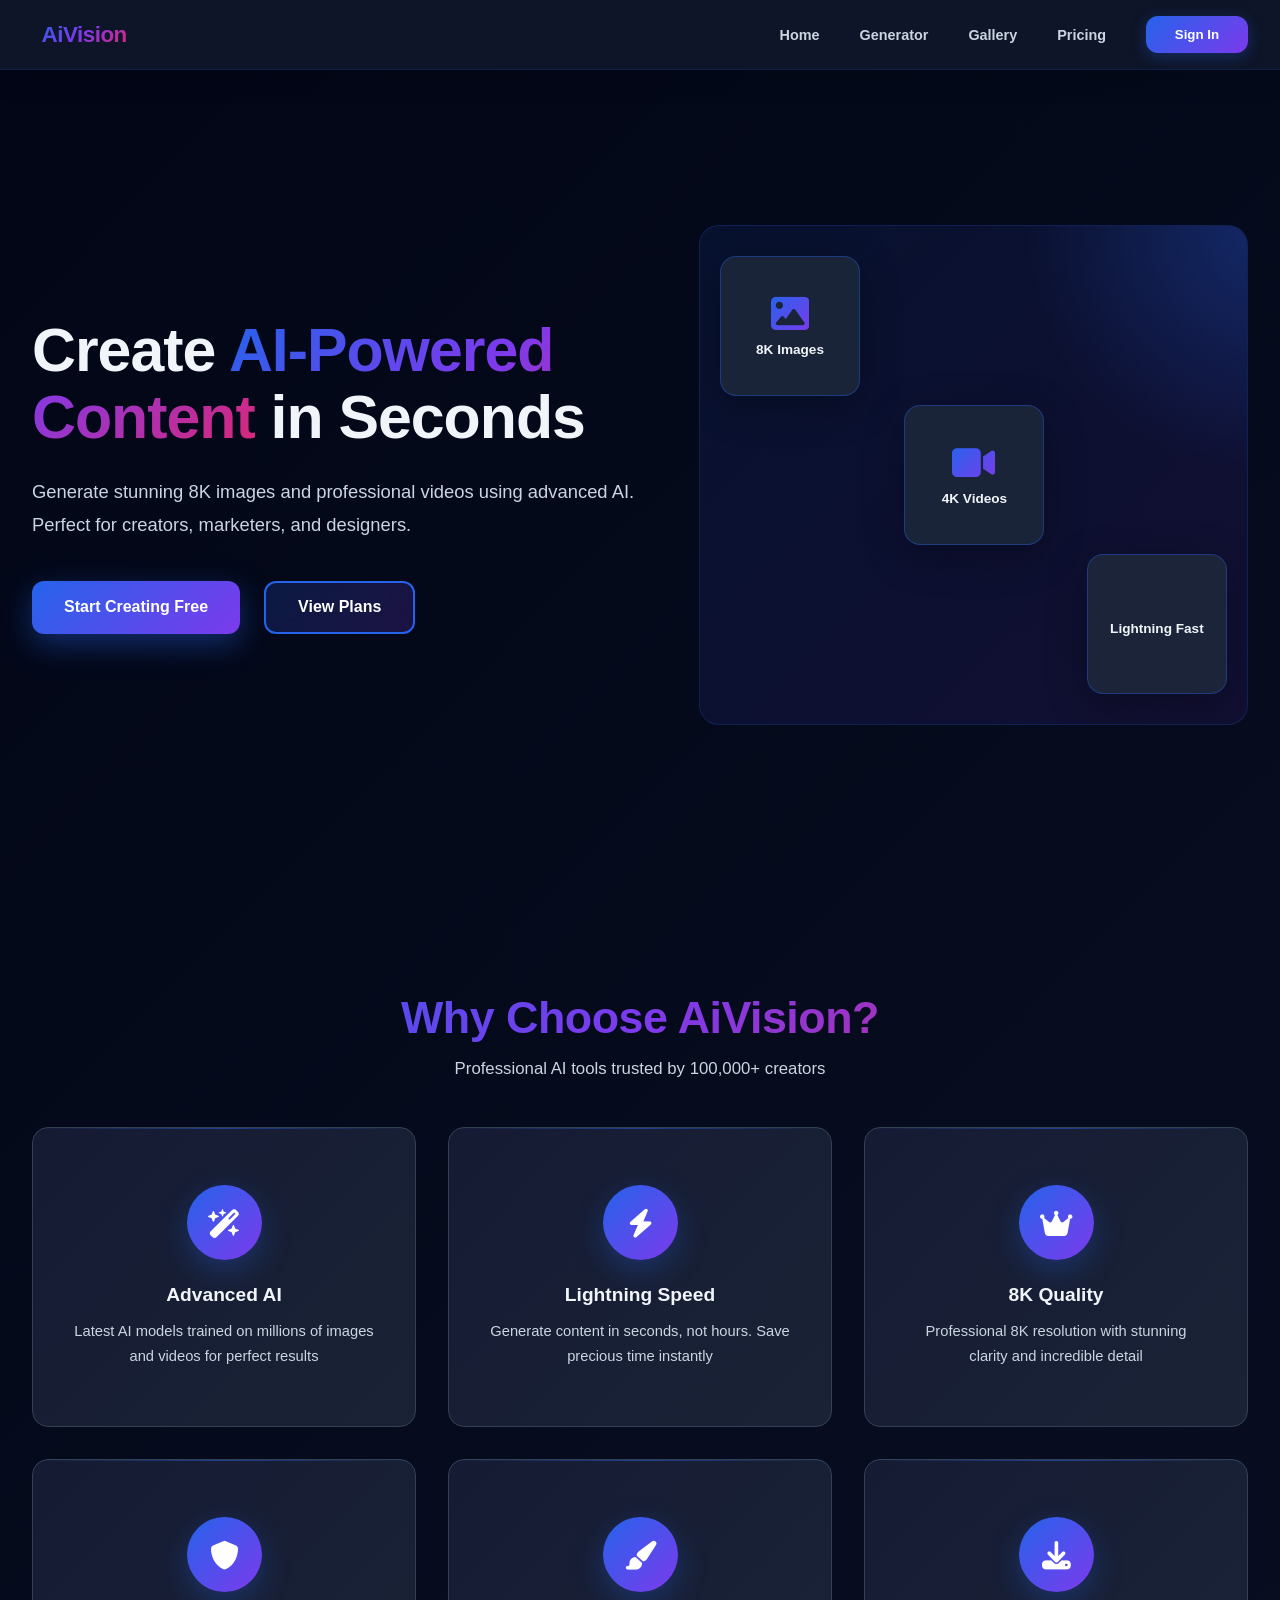
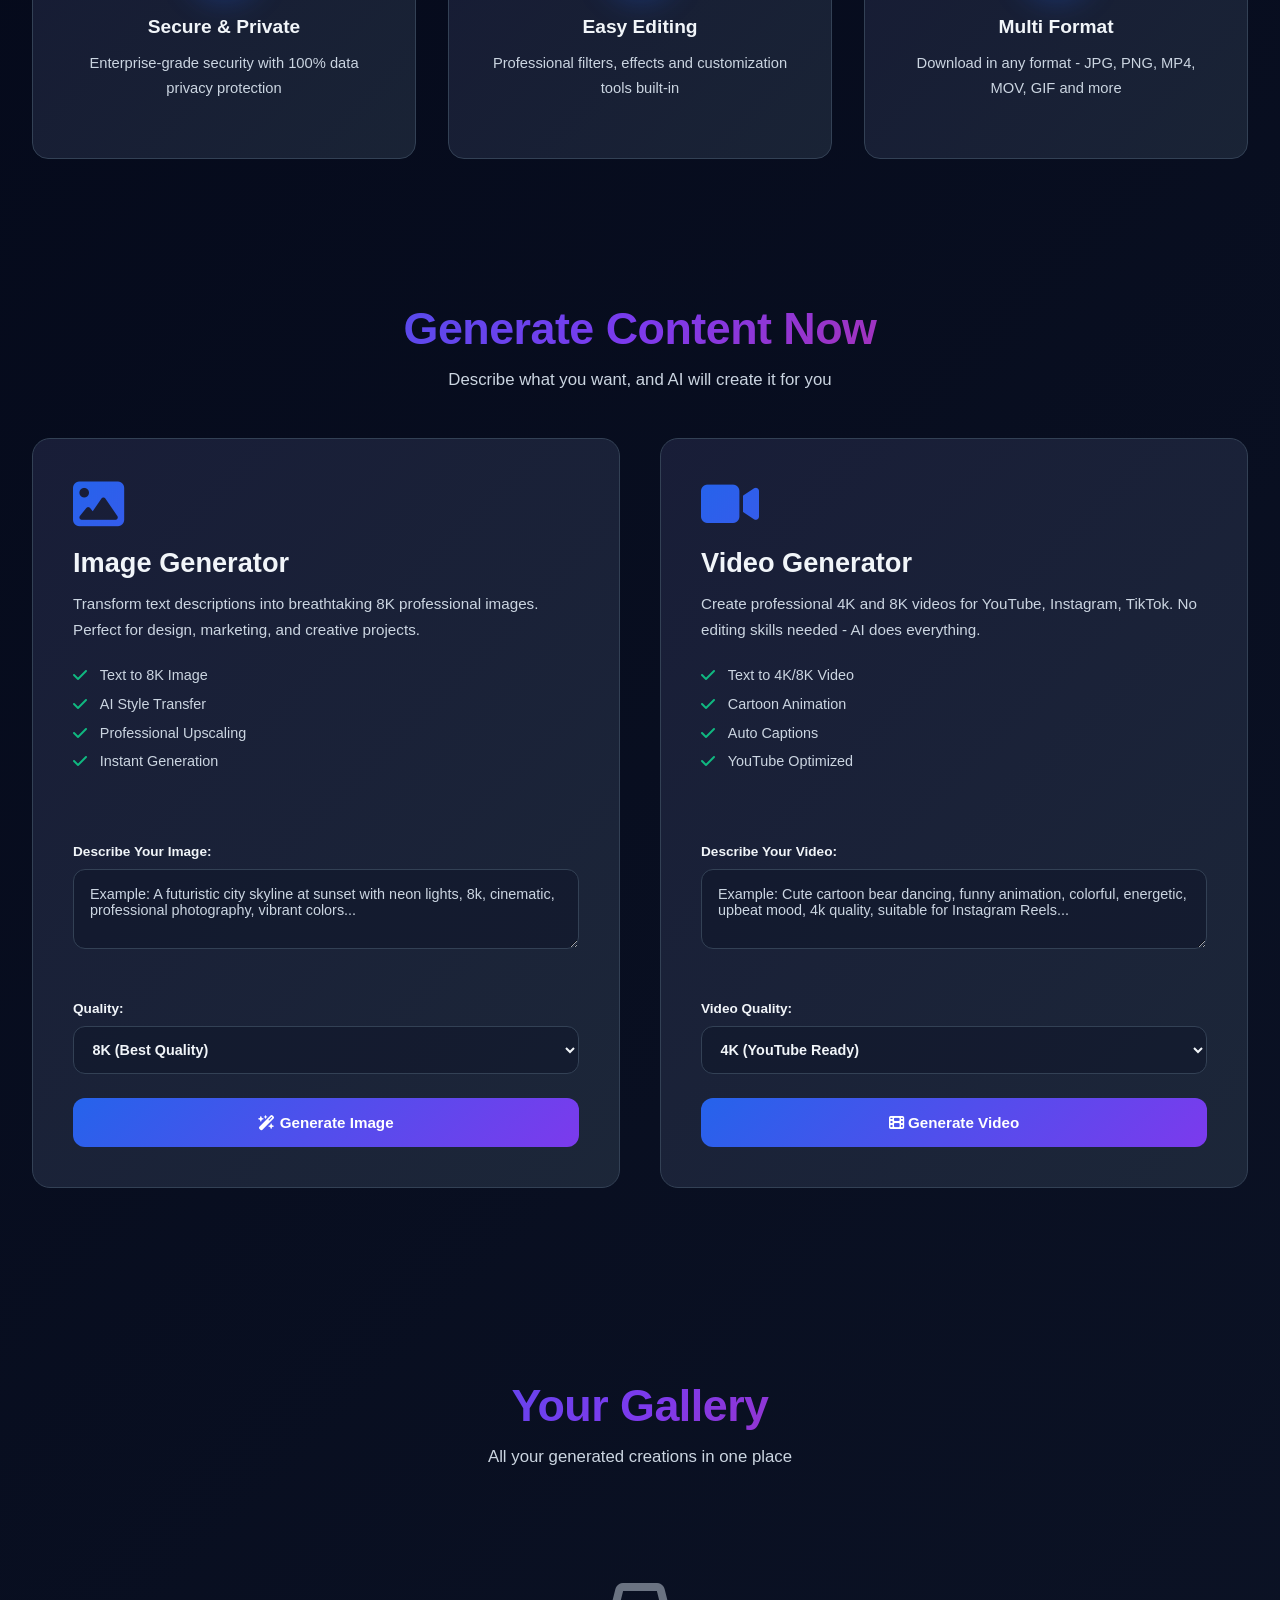
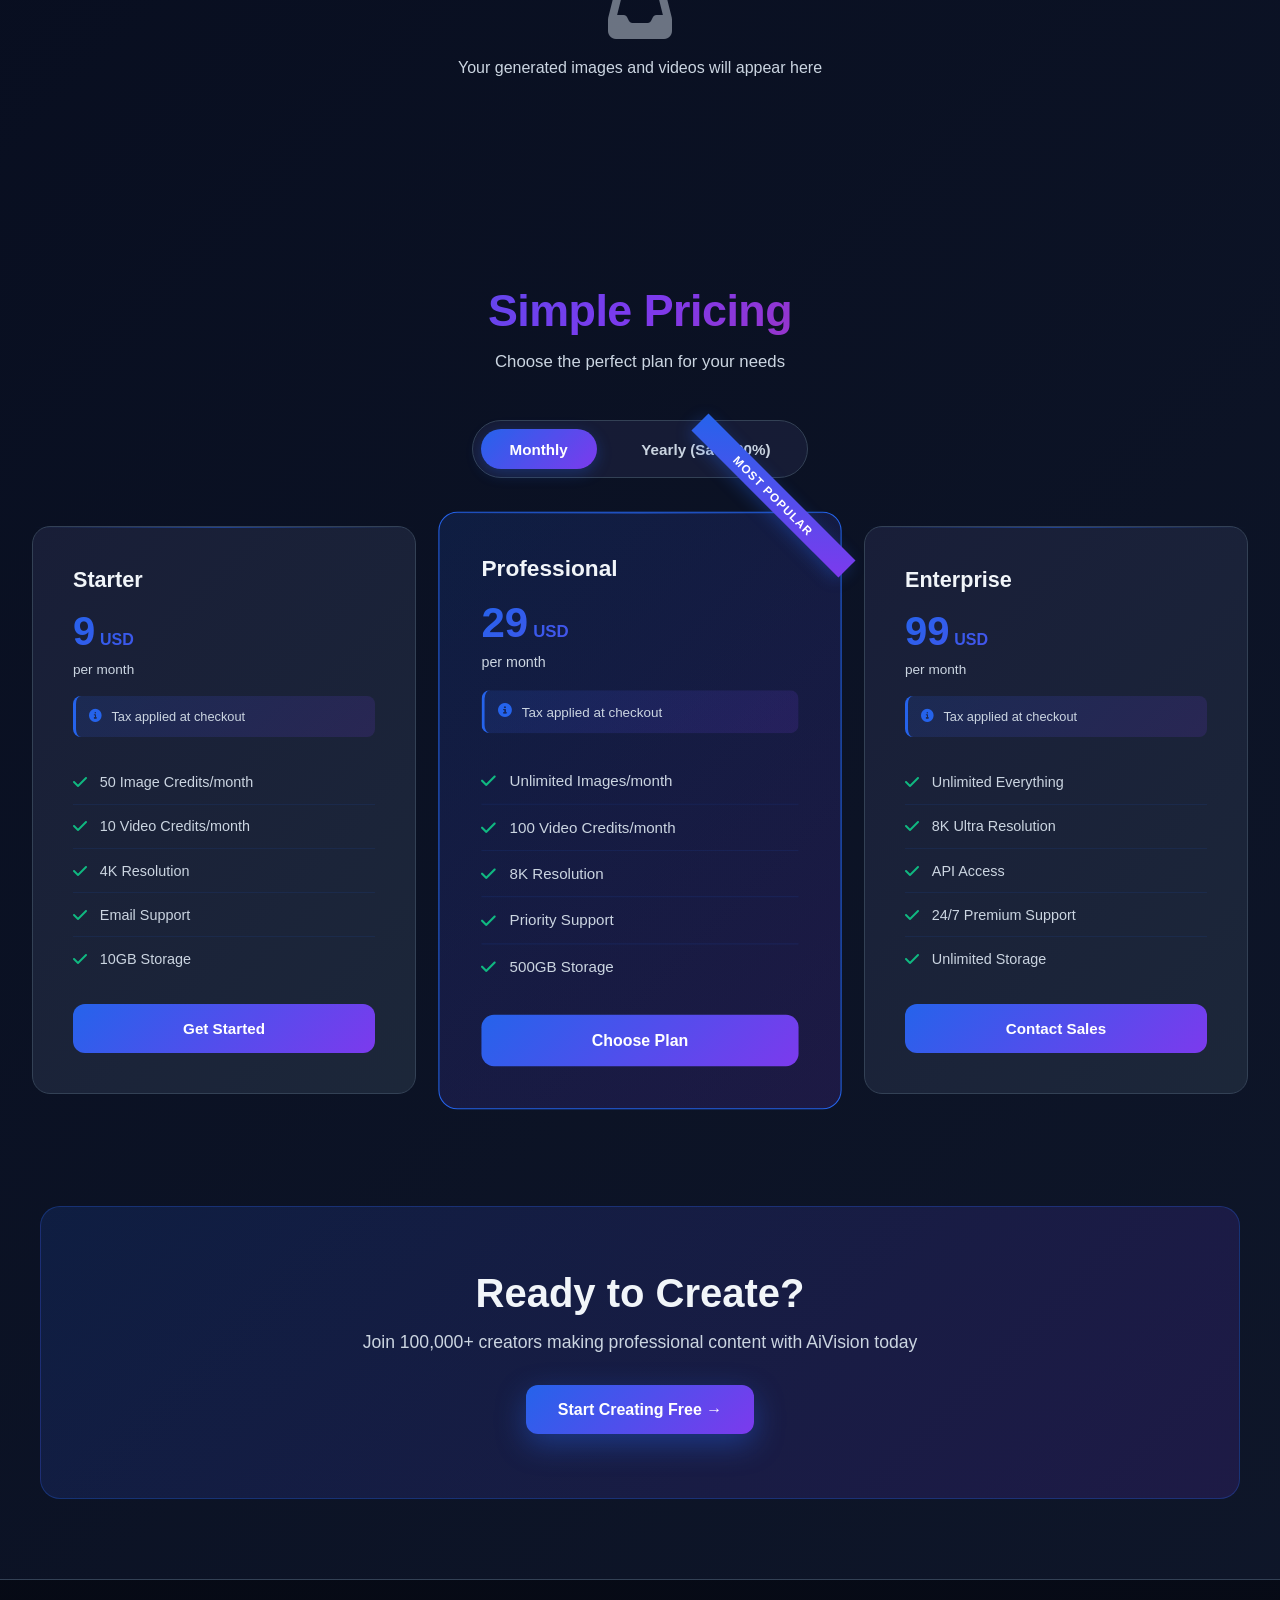
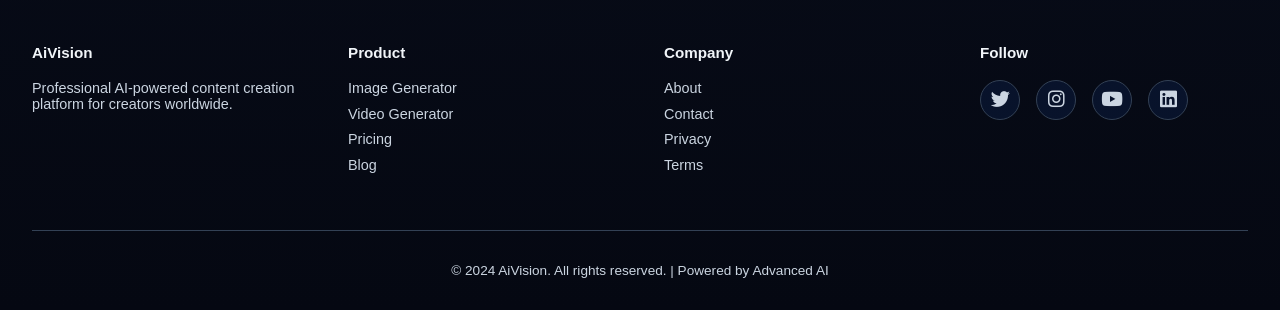
<file: index.html>
<!DOCTYPE html>
<html lang="en">
<head>
    <meta charset="UTF-8">
    <meta name="viewport" content="width=device-width, initial-scale=1.0">
    <title>AiVision - Professional AI Content Creator</title>
    <link rel="stylesheet" href="https://cdnjs.cloudflare.com/ajax/libs/font-awesome/6.4.0/css/all.min.css">
    <style>
        * {
            margin: 0;
            padding: 0;
            box-sizing: border-box;
        }

        :root {
            --primary: #2563eb;
            --secondary: #7c3aed;
            --accent: #db2777;
            --dark: #0f172a;
            --darker: #020617;
            --card: #1e293b;
            --border: #334155;
            --text-light: #f1f5f9;
            --text-muted: #cbd5e1;
            --success: #10b981;
        }

        html {
            scroll-behavior: smooth;
        }

        body {
            font-family: '-apple-system', 'BlinkMacSystemFont', 'Segoe UI', 'Roboto', 'Helvetica', 'Arial', sans-serif;
            background: linear-gradient(135deg, #020617 0%, #0f172a 100%);
            color: var(--text-light);
            overflow-x: hidden;
        }

        ::-webkit-scrollbar {
            width: 8px;
        }

        ::-webkit-scrollbar-track {
            background: rgba(26, 31, 58, 0.5);
        }

        ::-webkit-scrollbar-thumb {
            background: linear-gradient(180deg, var(--primary), var(--secondary));
            border-radius: 10px;
        }

        /* ===== NAVBAR ===== */
        .navbar {
            background: rgba(15, 23, 42, 0.95);
            backdrop-filter: blur(20px);
            position: sticky;
            top: 0;
            z-index: 1000;
            border-bottom: 1px solid rgba(37, 99, 235, 0.15);
            padding: 1rem 2rem;
            box-shadow: 0 4px 30px rgba(0, 0, 0, 0.2);
        }

        .nav-container {
            max-width: 1600px;
            margin: 0 auto;
            display: flex;
            justify-content: space-between;
            align-items: center;
        }

        .brand {
            font-size: 1.4rem;
            font-weight: 800;
            background: linear-gradient(135deg, #2563eb, #7c3aed, #db2777);
            -webkit-background-clip: text;
            -webkit-text-fill-color: transparent;
            display: flex;
            align-items: center;
            gap: 0.6rem;
            letter-spacing: -0.5px;
        }

        .nav-menu {
            display: flex;
            list-style: none;
            gap: 2.5rem;
            align-items: center;
        }

        .nav-menu a {
            color: var(--text-muted);
            text-decoration: none;
            font-size: 0.9rem;
            font-weight: 600;
            transition: all 0.3s ease;
            position: relative;
        }

        .nav-menu a:hover {
            color: var(--primary);
        }

        .nav-menu a::after {
            content: '';
            position: absolute;
            bottom: -6px;
            left: 0;
            width: 0;
            height: 2px;
            background: linear-gradient(90deg, var(--primary), var(--secondary));
            transition: width 0.3s ease;
        }

        .nav-menu a:hover::after {
            width: 100%;
        }

        .login-btn {
            background: linear-gradient(135deg, var(--primary), var(--secondary));
            color: white;
            padding: 0.7rem 1.8rem;
            border-radius: 12px;
            border: none;
            font-weight: 700;
            cursor: pointer;
            box-shadow: 0 4px 15px rgba(37, 99, 235, 0.3);
            transition: all 0.3s ease;
        }

        .login-btn:hover {
            transform: translateY(-2px);
            box-shadow: 0 8px 25px rgba(37, 99, 235, 0.5);
        }

        /* ===== HERO ===== */
        .hero {
            max-width: 1600px;
            margin: 0 auto;
            padding: 5rem 2rem;
            display: grid;
            grid-template-columns: 1.1fr 1fr;
            gap: 4rem;
            align-items: center;
            min-height: 90vh;
        }

        .hero-content h1 {
            font-size: 3.8rem;
            font-weight: 900;
            line-height: 1.1;
            margin-bottom: 1.5rem;
            letter-spacing: -1px;
        }

        .gradient-text {
            background: linear-gradient(135deg, #2563eb, #7c3aed, #db2777);
            -webkit-background-clip: text;
            -webkit-text-fill-color: transparent;
        }

        .hero-content p {
            font-size: 1.15rem;
            color: var(--text-muted);
            margin-bottom: 2.5rem;
            line-height: 1.8;
        }

        .btn-group {
            display: flex;
            gap: 1.5rem;
        }

        .btn-liquid {
            padding: 0.95rem 2rem;
            border-radius: 12px;
            font-weight: 700;
            font-size: 1rem;
            cursor: pointer;
            border: none;
            transition: all 0.4s cubic-bezier(0.175, 0.885, 0.32, 1.275);
            text-decoration: none;
            display: inline-block;
            position: relative;
            overflow: hidden;
        }

        .btn-primary {
            background: linear-gradient(135deg, var(--primary), var(--secondary));
            color: white;
            box-shadow: 0 10px 30px rgba(37, 99, 235, 0.4);
        }

        .btn-primary::before {
            content: '';
            position: absolute;
            top: -50%;
            left: -50%;
            width: 200%;
            height: 200%;
            background: radial-gradient(circle, rgba(255,255,255,0.3), transparent);
            opacity: 0;
            transition: all 0.5s ease;
        }

        .btn-primary:hover {
            transform: translateY(-3px);
            box-shadow: 0 15px 45px rgba(37, 99, 235, 0.6);
        }

        .btn-primary:active {
            transform: translateY(-1px);
        }

        .btn-secondary {
            background: linear-gradient(135deg, rgba(37, 99, 235, 0.2), rgba(124, 58, 237, 0.2));
            color: white;
            border: 2px solid var(--primary);
            backdrop-filter: blur(10px);
        }

        .btn-secondary:hover {
            background: linear-gradient(135deg, rgba(37, 99, 235, 0.3), rgba(124, 58, 237, 0.3));
            transform: translateY(-3px);
            box-shadow: 0 10px 30px rgba(37, 99, 235, 0.3);
        }

        .hero-visual {
            position: relative;
            height: 500px;
            background: linear-gradient(135deg, rgba(37, 99, 235, 0.1), rgba(124, 58, 237, 0.1));
            border-radius: 20px;
            border: 1px solid rgba(37, 99, 235, 0.2);
            overflow: hidden;
            display: flex;
            align-items: center;
            justify-content: center;
        }

        .hero-visual::before {
            content: '';
            position: absolute;
            top: -50%;
            right: -50%;
            width: 500px;
            height: 500px;
            background: radial-gradient(circle, rgba(37, 99, 235, 0.3) 0%, transparent 70%);
            animation: blur-rotate 8s linear infinite;
        }

        @keyframes blur-rotate {
            0% { transform: rotate(0deg) translate(0, 0); }
            50% { transform: rotate(180deg) translate(30px, 30px); }
            100% { transform: rotate(360deg) translate(0, 0); }
        }

        .float-cards {
            position: relative;
            z-index: 2;
            width: 100%;
            height: 100%;
            display: flex;
            align-items: center;
            justify-content: center;
        }

        .float-card {
            position: absolute;
            width: 140px;
            height: 140px;
            background: rgba(30, 41, 59, 0.85);
            backdrop-filter: blur(15px);
            border: 1px solid rgba(37, 99, 235, 0.4);
            border-radius: 16px;
            display: flex;
            flex-direction: column;
            align-items: center;
            justify-content: center;
            text-align: center;
            animation: float-smooth 4s ease-in-out infinite;
            box-shadow: 0 10px 40px rgba(0, 0, 0, 0.3);
        }

        .float-card:nth-child(1) {
            top: 30px;
            left: 20px;
        }

        .float-card:nth-child(2) {
            top: 50%;
            left: 50%;
            transform: translate(-50%, -50%);
            animation-delay: 0s;
        }

        .float-card:nth-child(3) {
            bottom: 30px;
            right: 20px;
            animation-delay: 0s;
        }

        @keyframes float-smooth {
            0%, 100% { transform: translateY(0px) rotate(0deg); }
            25% { transform: translateY(-20px) rotate(2deg); }
            50% { transform: translateY(-10px) rotate(0deg); }
            75% { transform: translateY(-18px) rotate(-2deg); }
        }

        .float-card i {
            font-size: 2.4rem;
            background: linear-gradient(135deg, var(--primary), var(--secondary));
            -webkit-background-clip: text;
            -webkit-text-fill-color: transparent;
            margin-bottom: 0.6rem;
        }

        .float-card p {
            font-size: 0.85rem;
            font-weight: 700;
            color: var(--text-light);
        }

        /* ===== FEATURES ===== */
        .features {
            max-width: 1600px;
            margin: 5rem auto;
            padding: 2rem;
        }

        .section-title {
            font-size: 2.8rem;
            font-weight: 900;
            text-align: center;
            margin-bottom: 1rem;
            background: linear-gradient(135deg, var(--primary), var(--secondary), var(--accent));
            -webkit-background-clip: text;
            -webkit-text-fill-color: transparent;
            letter-spacing: -0.5px;
        }

        .section-subtitle {
            text-align: center;
            color: var(--text-muted);
            font-size: 1.05rem;
            margin-bottom: 3rem;
        }

        .features-grid {
            display: grid;
            grid-template-columns: repeat(auto-fit, minmax(300px, 1fr));
            gap: 2rem;
        }

        .feature-card {
            background: linear-gradient(135deg, rgba(26, 31, 58, 0.8), rgba(30, 41, 59, 0.8));
            border: 1px solid var(--border);
            padding: 2.5rem;
            border-radius: 16px;
            transition: all 0.4s ease;
            text-align: center;
            min-height: 300px;
            display: flex;
            flex-direction: column;
            align-items: center;
            justify-content: center;
        }

        .feature-card::before {
            content: '';
            position: absolute;
            top: 0;
            left: 0;
            right: 0;
            height: 1px;
            background: linear-gradient(90deg, transparent, rgba(37, 99, 235, 0.5), transparent);
        }

        .feature-card {
            position: relative;
        }

        .feature-card:hover {
            border-color: var(--primary);
            background: linear-gradient(135deg, rgba(37, 99, 235, 0.1), rgba(124, 58, 237, 0.1));
            transform: translateY(-10px);
            box-shadow: 0 20px 50px rgba(37, 99, 235, 0.15);
        }

        .feature-icon {
            width: 75px;
            height: 75px;
            background: linear-gradient(135deg, var(--primary), var(--secondary));
            border-radius: 50%;
            display: flex;
            align-items: center;
            justify-content: center;
            font-size: 1.8rem;
            color: white;
            margin-bottom: 1.5rem;
            box-shadow: 0 10px 30px rgba(37, 99, 235, 0.3);
        }

        .feature-card h3 {
            font-size: 1.2rem;
            margin-bottom: 0.8rem;
            font-weight: 800;
        }

        .feature-card p {
            font-size: 0.92rem;
            color: var(--text-muted);
            line-height: 1.7;
        }

        /* ===== GENERATOR ===== */
        .generator {
            max-width: 1600px;
            margin: 5rem auto;
            padding: 2rem;
        }

        .generator-grid {
            display: grid;
            grid-template-columns: repeat(auto-fit, minmax(360px, 1fr));
            gap: 2.5rem;
            margin-bottom: 3rem;
        }

        .gen-card {
            background: linear-gradient(135deg, rgba(26, 31, 58, 0.9), rgba(30, 41, 59, 0.9));
            border: 1px solid var(--border);
            border-radius: 18px;
            padding: 2.5rem;
            transition: all 0.4s ease;
            min-height: 750px;
            display: flex;
            flex-direction: column;
            position: relative;
            overflow: hidden;
        }

        .gen-card::before {
            content: '';
            position: absolute;
            top: -50%;
            right: -50%;
            width: 500px;
            height: 500px;
            background: radial-gradient(circle, rgba(37, 99, 235, 0.1) 0%, transparent 70%);
            opacity: 0;
            transition: opacity 0.4s ease;
        }

        .gen-card:hover {
            border-color: var(--primary);
            background: linear-gradient(135deg, rgba(37, 99, 235, 0.15), rgba(124, 58, 237, 0.15));
            transform: translateY(-12px);
            box-shadow: 0 25px 60px rgba(37, 99, 235, 0.2);
        }

        .gen-card:hover::before {
            opacity: 1;
        }

        .gen-icon {
            font-size: 3.2rem;
            background: linear-gradient(135deg, var(--primary), var(--secondary));
            -webkit-background-clip: text;
            -webkit-text-fill-color: transparent;
            margin-bottom: 1rem;
            position: relative;
            z-index: 2;
        }

        .gen-card h3 {
            font-size: 1.7rem;
            margin-bottom: 0.8rem;
            font-weight: 800;
            position: relative;
            z-index: 2;
        }

        .gen-card > p {
            color: var(--text-muted);
            font-size: 0.95rem;
            line-height: 1.7;
            margin-bottom: 1.5rem;
            position: relative;
            z-index: 2;
        }

        .gen-features {
            flex: 1;
            display: flex;
            flex-direction: column;
            gap: 0.8rem;
            margin-bottom: 1.5rem;
            position: relative;
            z-index: 2;
        }

        .gen-feature {
            display: flex;
            align-items: center;
            gap: 0.8rem;
            font-size: 0.9rem;
            color: var(--text-muted);
        }

        .gen-feature i {
            color: var(--success);
            font-size: 1rem;
        }

        .prompt-group {
            margin: 1.5rem 0;
            position: relative;
            z-index: 2;
        }

        .prompt-label {
            font-size: 0.85rem;
            font-weight: 700;
            color: var(--text-light);
            margin-bottom: 0.6rem;
            display: block;
        }

        .prompt-input {
            width: 100%;
            padding: 1rem;
            background: rgba(15, 23, 42, 0.6);
            border: 1px solid var(--border);
            border-radius: 12px;
            color: var(--text-light);
            font-size: 0.9rem;
            font-family: inherit;
            transition: all 0.3s ease;
            resize: vertical;
            min-height: 80px;
        }

        .prompt-input::placeholder {
            color: var(--text-muted);
        }

        .prompt-input:focus {
            outline: none;
            border-color: var(--primary);
            background: rgba(15, 23, 42, 0.9);
            box-shadow: 0 0 20px rgba(37, 99, 235, 0.2);
        }

        .quality-select {
            width: 100%;
            padding: 0.9rem;
            background: rgba(15, 23, 42, 0.6);
            border: 1px solid var(--border);
            border-radius: 12px;
            color: var(--text-light);
            font-size: 0.9rem;
            font-weight: 600;
            cursor: pointer;
            transition: all 0.3s ease;
        }

        .quality-select:focus {
            outline: none;
            border-color: var(--primary);
            box-shadow: 0 0 20px rgba(37, 99, 235, 0.2);
        }

        .gen-btn {
            width: 100%;
            padding: 1rem;
            background: linear-gradient(135deg, var(--primary), var(--secondary));
            color: white;
            border: none;
            border-radius: 12px;
            font-weight: 700;
            cursor: pointer;
            transition: all 0.4s ease;
            font-size: 0.95rem;
            position: relative;
            z-index: 2;
            overflow: hidden;
        }

        .gen-btn::after {
            content: '';
            position: absolute;
            top: 0;
            left: -100%;
            width: 100%;
            height: 100%;
            background: linear-gradient(90deg, transparent, rgba(255,255,255,0.2), transparent);
            transition: left 0.5s ease;
        }

        .gen-btn:hover::after {
            left: 100%;
        }

        .gen-btn:hover {
            transform: translateY(-2px);
            box-shadow: 0 12px 35px rgba(37, 99, 235, 0.4);
        }

        .gen-btn:active {
            transform: translateY(0px);
        }

        .gen-btn:disabled {
            opacity: 0.6;
            cursor: not-allowed;
        }

        /* ===== GALLERY ===== */
        .gallery {
            max-width: 1600px;
            margin: 5rem auto;
            padding: 2rem;
        }

        .gallery-grid {
            display: grid;
            grid-template-columns: repeat(auto-fill, minmax(260px, 1fr));
            gap: 1.5rem;
            margin-top: 2rem;
        }

        .gallery-item {
            background: linear-gradient(135deg, rgba(26, 31, 58, 0.8), rgba(30, 41, 59, 0.8));
            border: 1px solid var(--border);
            border-radius: 14px;
            overflow: hidden;
            transition: all 0.4s ease;
        }

        .gallery-item:hover {
            border-color: var(--primary);
            transform: scale(1.05);
            box-shadow: 0 15px 40px rgba(37, 99, 235, 0.2);
        }

        .gallery-preview {
            width: 100%;
            height: 200px;
            background: linear-gradient(135deg, rgba(37, 99, 235, 0.15), rgba(124, 58, 237, 0.15));
            display: flex;
            align-items: center;
            justify-content: center;
            font-size: 2.5rem;
            color: var(--text-muted);
        }

        .gallery-preview img {
            width: 100%;
            height: 100%;
            object-fit: cover;
        }

        .gallery-info {
            padding: 1.2rem;
        }

        .gallery-info h4 {
            font-size: 0.92rem;
            margin-bottom: 0.3rem;
            font-weight: 700;
            white-space: nowrap;
            overflow: hidden;
            text-overflow: ellipsis;
        }

        .gallery-info p {
            font-size: 0.8rem;
            color: var(--text-muted);
            margin-bottom: 0.8rem;
        }

        .gallery-actions {
            display: flex;
            gap: 0.5rem;
        }

        .gallery-btn {
            flex: 1;
            padding: 0.55rem;
            background: rgba(37, 99, 235, 0.15);
            border: 1px solid var(--primary);
            color: var(--primary);
            border-radius: 8px;
            cursor: pointer;
            font-size: 0.8rem;
            font-weight: 600;
            transition: all 0.3s ease;
        }

        .gallery-btn:hover {
            background: var(--primary);
            color: white;
        }

        .empty-gallery {
            grid-column: 1/-1;
            text-align: center;
            padding: 4rem 2rem;
        }

        .empty-gallery i {
            font-size: 4rem;
            color: var(--text-muted);
            margin-bottom: 1rem;
            opacity: 0.5;
        }

        .empty-gallery p {
            color: var(--text-muted);
            margin: 0;
        }

        /* ===== PRICING ===== */
        .pricing {
            max-width: 1600px;
            margin: 5rem auto;
            padding: 2rem;
        }

        .pricing-toggle {
            text-align: center;
            margin-bottom: 3rem;
        }

        .toggle-group {
            display: inline-flex;
            background: rgba(26, 31, 58, 0.8);
            border: 1px solid var(--border);
            border-radius: 50px;
            padding: 0.5rem;
            gap: 1rem;
        }

        .toggle-btn {
            background: none;
            border: none;
            color: var(--text-muted);
            padding: 0.7rem 1.8rem;
            cursor: pointer;
            border-radius: 40px;
            font-weight: 700;
            font-size: 0.95rem;
            transition: all 0.3s ease;
        }

        .toggle-btn.active {
            background: linear-gradient(135deg, var(--primary), var(--secondary));
            color: white;
            box-shadow: 0 4px 15px rgba(37, 99, 235, 0.3);
        }

        .pricing-grid {
            display: grid;
            grid-template-columns: repeat(auto-fit, minmax(320px, 1fr));
            gap: 2rem;
            margin-top: 2rem;
        }

        .price-card {
            background: linear-gradient(135deg, rgba(26, 31, 58, 0.9), rgba(30, 41, 59, 0.9));
            border: 1px solid var(--border);
            border-radius: 18px;
            padding: 2.5rem;
            transition: all 0.4s ease;
            position: relative;
            min-height: 560px;
            display: flex;
            flex-direction: column;
        }

        .price-card::before {
            content: '';
            position: absolute;
            top: 0;
            left: 0;
            right: 0;
            height: 1px;
            background: linear-gradient(90deg, transparent, rgba(37, 99, 235, 0.5), transparent);
        }

        .price-card:hover {
            border-color: var(--primary);
            transform: translateY(-10px);
            box-shadow: 0 25px 60px rgba(37, 99, 235, 0.2);
        }

        .price-card.featured {
            border-color: var(--primary);
            background: linear-gradient(135deg, rgba(37, 99, 235, 0.15), rgba(124, 58, 237, 0.15));
            transform: scale(1.05);
        }

        .badge-popular {
            position: absolute;
            top: -28px;
            right: -35px;
            background: linear-gradient(135deg, var(--primary), var(--secondary));
            color: white;
            padding: 0.35rem 3rem;
            font-size: 0.7rem;
            font-weight: 800;
            transform: rotate(45deg);
            letter-spacing: 1px;
            box-shadow: 0 4px 15px rgba(37, 99, 235, 0.3);
        }

        .plan-name {
            font-size: 1.35rem;
            font-weight: 800;
            margin-bottom: 1rem;
        }

        .plan-price {
            display: flex;
            align-items: baseline;
            gap: 0.3rem;
            margin-bottom: 0.5rem;
            background: linear-gradient(135deg, var(--primary), var(--secondary));
            -webkit-background-clip: text;
            -webkit-text-fill-color: transparent;
            font-weight: 900;
        }

        .plan-price .amount {
            font-size: 2.5rem;
        }

        .plan-period {
            color: var(--text-muted);
            font-size: 0.85rem;
            margin-bottom: 1.2rem;
        }

        .tax-info {
            background: linear-gradient(135deg, rgba(37, 99, 235, 0.15), rgba(124, 58, 237, 0.15));
            border-left: 3px solid var(--primary);
            padding: 0.8rem;
            border-radius: 8px;
            font-size: 0.8rem;
            color: var(--text-muted);
            margin-bottom: 1.5rem;
            display: flex;
            align-items: center;
            gap: 0.6rem;
        }

        .tax-info i {
            color: var(--primary);
            flex-shrink: 0;
        }

        .plan-features {
            flex: 1;
            margin-bottom: 1.5rem;
        }

        .plan-feature {
            display: flex;
            align-items: center;
            gap: 0.8rem;
            padding: 0.85rem 0;
            color: var(--text-muted);
            font-size: 0.9rem;
            border-bottom: 1px solid rgba(37, 99, 235, 0.1);
        }

        .plan-feature:last-child {
            border-bottom: none;
        }

        .plan-feature i {
            color: var(--success);
            font-size: 1rem;
        }

        .price-btn {
            width: 100%;
            padding: 1rem;
            background: linear-gradient(135deg, var(--primary), var(--secondary));
            color: white;
            border: none;
            border-radius: 12px;
            font-weight: 700;
            cursor: pointer;
            transition: all 0.4s ease;
            font-size: 0.95rem;
            position: relative;
            overflow: hidden;
        }

        .price-btn::after {
            content: '';
            position: absolute;
            top: 0;
            left: -100%;
            width: 100%;
            height: 100%;
            background: linear-gradient(90deg, transparent, rgba(255,255,255,0.2), transparent);
            transition: left 0.5s ease;
        }

        .price-btn:hover::after {
            left: 100%;
        }

        .price-btn:hover {
            transform: translateY(-2px);
            box-shadow: 0 12px 35px rgba(37, 99, 235, 0.4);
        }

        /* ===== CTA ===== */
        .cta {
            max-width: 1200px;
            margin: 5rem auto;
            padding: 4rem 2rem;
            background: linear-gradient(135deg, rgba(37, 99, 235, 0.15), rgba(124, 58, 237, 0.15));
            border: 1px solid rgba(37, 99, 235, 0.3);
            border-radius: 20px;
            text-align: center;
            position: relative;
            overflow: hidden;
        }

        .cta::before {
            content: '';
            position: absolute;
            top: -50%;
            right: -50%;
            width: 500px;
            height: 500px;
            background: radial-gradient(circle, rgba(37, 99, 235, 0.2) 0%, transparent 70%);
        }

        .cta h2 {
            font-size: 2.5rem;
            margin-bottom: 1rem;
            font-weight: 900;
            position: relative;
            z-index: 2;
        }

        .cta p {
            color: var(--text-muted);
            margin-bottom: 2rem;
            font-size: 1.1rem;
            position: relative;
            z-index: 2;
        }

        /* ===== FOOTER ===== */
        .footer {
            background: linear-gradient(180deg, rgba(5, 8, 18, 0.8), rgba(5, 8, 18, 1));
            border-top: 1px solid var(--border);
            padding: 4rem 2rem 2rem;
            margin-top: 5rem;
        }

        .footer-content {
            max-width: 1600px;
            margin: 0 auto;
            display: grid;
            grid-template-columns: repeat(auto-fit, minmax(200px, 1fr));
            gap: 3rem;
            margin-bottom: 3rem;
        }

        .footer-col h4 {
            font-size: 0.95rem;
            margin-bottom: 1.2rem;
            font-weight: 800;
        }

        .footer-col a,
        .footer-col p {
            color: var(--text-muted);
            text-decoration: none;
            font-size: 0.9rem;
            margin-bottom: 0.6rem;
            display: block;
            transition: color 0.3s ease;
        }

        .footer-col a:hover {
            color: var(--primary);
        }

        .social-links {
            display: flex;
            gap: 1rem;
        }

        .social-links a {
            width: 40px;
            height: 40px;
            background: rgba(37, 99, 235, 0.1);
            border: 1px solid var(--border);
            border-radius: 50%;
            display: flex;
            align-items: center;
            justify-content: center;
            color: var(--text-muted);
            font-size: 1.2rem;
            transition: all 0.3s ease;
        }

        .social-links a:hover {
            background: var(--primary);
            border-color: var(--primary);
            color: white;
            transform: translateY(-3px);
        }

        .footer-bottom {
            text-align: center;
            padding-top: 2rem;
            border-top: 1px solid var(--border);
            color: var(--text-muted);
            font-size: 0.85rem;
        }

        /* ===== MODAL ===== */
        .modal {
            display: none;
            position: fixed;
            top: 0;
            left: 0;
            width: 100%;
            height: 100%;
            background: rgba(0, 0, 0, 0.92);
            backdrop-filter: blur(5px);
            z-index: 2000;
            align-items: center;
            justify-content: center;
            padding: 2rem;
        }

        .modal.active {
            display: flex;
        }

        .modal-content {
            background: var(--card);
            border: 1px solid var(--border);
            border-radius: 18px;
            padding: 2rem;
            max-width: 700px;
            width: 100%;
            position: relative;
            animation: slideIn 0.3s ease;
        }

        .modal-close {
            position: absolute;
            top: 1rem;
            right: 1rem;
            background: none;
            border: none;
            color: var(--text-muted);
            font-size: 1.8rem;
            cursor: pointer;
            transition: color 0.3s ease;
        }

        .modal-close:hover {
            color: var(--text-light);
        }

        @keyframes slideIn {
            from {
                transform: translateY(-50px);
                opacity: 0;
            }
            to {
                transform: translateY(0);
                opacity: 1;
            }
        }

        .preview-media {
            width: 100%;
            max-height: 400px;
            object-fit: cover;
            border-radius: 12px;
            margin: 1rem 0;
        }

        /* ===== TOAST ===== */
        .toast {
            position: fixed;
            bottom: 30px;
            right: 30px;
            background: linear-gradient(135deg, var(--success), #059669);
            color: white;
            padding: 1rem 1.5rem;
            border-radius: 12px;
            box-shadow: 0 10px 30px rgba(0, 0, 0, 0.3);
            animation: slideUp 0.3s ease;
            z-index: 3000;
            font-weight: 600;
        }

        @keyframes slideUp {
            from {
                transform: translateY(100px);
                opacity: 0;
            }
            to {
                transform: translateY(0);
                opacity: 1;
            }
        }

        .loading-spinner {
            display: inline-block;
            width: 16px;
            height: 16px;
            border: 2px solid rgba(255, 255, 255, 0.3);
            border-top: 2px solid white;
            border-radius: 50%;
            animation: spin 1s linear infinite;
            margin-right: 0.5rem;
        }

        @keyframes spin {
            to { transform: rotate(360deg); }
        }

        /* ===== RESPONSIVE ===== */
        @media (max-width: 768px) {
            .hero {
                grid-template-columns: 1fr;
                min-height: auto;
                padding: 2rem 1rem;
            }

            .hero-content h1 {
                font-size: 2rem;
            }

            .nav-menu {
                gap: 1rem;
                font-size: 0.8rem;
            }

            .section-title {
                font-size: 1.8rem;
            }

            .generator-grid,
            .features-grid,
            .gallery-grid,
            .pricing-grid {
                grid-template-columns: 1fr;
            }

            .price-card.featured {
                transform: scale(1);
            }

            .btn-group {
                flex-direction: column;
            }
        }
    </style>
</head>
<body>

    <!-- NAVBAR -->
    <nav class="navbar">
        <div class="nav-container">
            <div class="brand">
                <i class="fas fa-sparkles"></i>AiVision
            </div>
            <ul class="nav-menu">
                <li><a href="#home">Home</a></li>
                <li><a href="#generator">Generator</a></li>
                <li><a href="#gallery">Gallery</a></li>
                <li><a href="#pricing">Pricing</a></li>
                <li><button class="login-btn">Sign In</button></li>
            </ul>
        </div>
    </nav>

    <!-- HERO -->
    <section class="hero" id="home">
        <div class="hero-content">
            <h1>Create <span class="gradient-text">AI-Powered Content</span> in Seconds</h1>
            <p>Generate stunning 8K images and professional videos using advanced AI. Perfect for creators, marketers, and designers.</p>
            <div class="btn-group">
                <button class="btn-liquid btn-primary" onclick="scrollTo('generator')">Start Creating Free</button>
                <button class="btn-liquid btn-secondary" onclick="scrollTo('pricing')">View Plans</button>
            </div>
        </div>
        <div class="hero-visual">
            <div class="float-cards">
                <div class="float-card">
                    <i class="fas fa-image"></i>
                    <p>8K Images</p>
                </div>
                <div class="float-card">
                    <i class="fas fa-video"></i>
                    <p>4K Videos</p>
                </div>
                <div class="float-card">
                    <i class="fas fa-lightning-bolt"></i>
                    <p>Lightning Fast</p>
                </div>
            </div>
        </div>
    </section>

    <!-- FEATURES -->
    <section class="features" id="features">
        <h2 class="section-title">Why Choose AiVision?</h2>
        <p class="section-subtitle">Professional AI tools trusted by 100,000+ creators</p>
        <div class="features-grid">
            <div class="feature-card">
                <div class="feature-icon">
                    <i class="fas fa-wand-magic-sparkles"></i>
                </div>
                <h3>Advanced AI</h3>
                <p>Latest AI models trained on millions of images and videos for perfect results</p>
            </div>
            <div class="feature-card">
                <div class="feature-icon">
                    <i class="fas fa-zap"></i>
                </div>
                <h3>Lightning Speed</h3>
                <p>Generate content in seconds, not hours. Save precious time instantly</p>
            </div>
            <div class="feature-card">
                <div class="feature-icon">
                    <i class="fas fa-crown"></i>
                </div>
                <h3>8K Quality</h3>
                <p>Professional 8K resolution with stunning clarity and incredible detail</p>
            </div>
            <div class="feature-card">
                <div class="feature-icon">
                    <i class="fas fa-shield"></i>
                </div>
                <h3>Secure & Private</h3>
                <p>Enterprise-grade security with 100% data privacy protection</p>
            </div>
            <div class="feature-card">
                <div class="feature-icon">
                    <i class="fas fa-paint-brush"></i>
                </div>
                <h3>Easy Editing</h3>
                <p>Professional filters, effects and customization tools built-in</p>
            </div>
            <div class="feature-card">
                <div class="feature-icon">
                    <i class="fas fa-download"></i>
                </div>
                <h3>Multi Format</h3>
                <p>Download in any format - JPG, PNG, MP4, MOV, GIF and more</p>
            </div>
        </div>
    </section>

    <!-- GENERATOR -->
    <section class="generator" id="generator">
        <h2 class="section-title">Generate Content Now</h2>
        <p class="section-subtitle">Describe what you want, and AI will create it for you</p>
        <div class="generator-grid">
            <!-- IMAGE GENERATOR -->
            <div class="gen-card">
                <i class="gen-icon fas fa-image"></i>
                <h3>Image Generator</h3>
                <p>Transform text descriptions into breathtaking 8K professional images. Perfect for design, marketing, and creative projects.</p>
                
                <div class="gen-features">
                    <div class="gen-feature">
                        <i class="fas fa-check"></i>
                        <span>Text to 8K Image</span>
                    </div>
                    <div class="gen-feature">
                        <i class="fas fa-check"></i>
                        <span>AI Style Transfer</span>
                    </div>
                    <div class="gen-feature">
                        <i class="fas fa-check"></i>
                        <span>Professional Upscaling</span>
                    </div>
                    <div class="gen-feature">
                        <i class="fas fa-check"></i>
                        <span>Instant Generation</span>
                    </div>
                </div>

                <div class="prompt-group">
                    <label class="prompt-label">Describe Your Image:</label>
                    <textarea class="prompt-input" id="imgPrompt" placeholder="Example: A futuristic city skyline at sunset with neon lights, 8k, cinematic, professional photography, vibrant colors..."></textarea>
                </div>

                <div class="prompt-group">
                    <label class="prompt-label">Quality:</label>
                    <select class="quality-select" id="imgQuality">
                        <option value="4k">4K (Fast)</option>
                        <option value="8k" selected>8K (Best Quality)</option>
                    </select>
                </div>

                <button class="gen-btn" onclick="generateImage()">
                    <i class="fas fa-wand-magic-sparkles"></i> Generate Image
                </button>
            </div>

            <!-- VIDEO GENERATOR -->
            <div class="gen-card">
                <i class="gen-icon fas fa-video"></i>
                <h3>Video Generator</h3>
                <p>Create professional 4K and 8K videos for YouTube, Instagram, TikTok. No editing skills needed - AI does everything.</p>
                
                <div class="gen-features">
                    <div class="gen-feature">
                        <i class="fas fa-check"></i>
                        <span>Text to 4K/8K Video</span>
                    </div>
                    <div class="gen-feature">
                        <i class="fas fa-check"></i>
                        <span>Cartoon Animation</span>
                    </div>
                    <div class="gen-feature">
                        <i class="fas fa-check"></i>
                        <span>Auto Captions</span>
                    </div>
                    <div class="gen-feature">
                        <i class="fas fa-check"></i>
                        <span>YouTube Optimized</span>
                    </div>
                </div>

                <div class="prompt-group">
                    <label class="prompt-label">Describe Your Video:</label>
                    <textarea class="prompt-input" id="vidPrompt" placeholder="Example: Cute cartoon bear dancing, funny animation, colorful, energetic, upbeat mood, 4k quality, suitable for Instagram Reels..."></textarea>
                </div>

                <div class="prompt-group">
                    <label class="prompt-label">Video Quality:</label>
                    <select class="quality-select" id="vidQuality">
                        <option value="4k" selected>4K (YouTube Ready)</option>
                        <option value="8k">8K (Ultra Premium)</option>
                    </select>
                </div>

                <button class="gen-btn" onclick="generateVideo()">
                    <i class="fas fa-film"></i> Generate Video
                </button>
            </div>
        </div>
    </section>

    <!-- GALLERY -->
    <section class="gallery" id="gallery">
        <h2 class="section-title">Your Gallery</h2>
        <p class="section-subtitle">All your generated creations in one place</p>
        <div class="gallery-grid" id="galleryGrid">
            <div class="empty-gallery">
                <i class="fas fa-inbox"></i>
                <p>Your generated images and videos will appear here</p>
            </div>
        </div>
    </section>

    <!-- PRICING -->
    <section class="pricing" id="pricing">
        <h2 class="section-title">Simple Pricing</h2>
        <p class="section-subtitle">Choose the perfect plan for your needs</p>
        
        <div class="pricing-toggle">
            <div class="toggle-group">
                <button class="toggle-btn active" onclick="togglePricing(this, 'monthly')">Monthly</button>
                <button class="toggle-btn" onclick="togglePricing(this, 'yearly')">Yearly (Save 20%)</button>
            </div>
        </div>

        <div class="pricing-grid">
            <!-- STARTER -->
            <div class="price-card">
                <div class="plan-name">Starter</div>
                <div class="plan-price">
                    <span class="amount" data-monthly="9" data-yearly="86.4">9</span>
                    <span>USD</span>
                </div>
                <div class="plan-period">per month</div>
                
                <div class="tax-info">
                    <i class="fas fa-info-circle"></i>
                    <span>Tax applied at checkout</span>
                </div>

                <div class="plan-features">
                    <div class="plan-feature">
                        <i class="fas fa-check"></i>
                        <span>50 Image Credits/month</span>
                    </div>
                    <div class="plan-feature">
                        <i class="fas fa-check"></i>
                        <span>10 Video Credits/month</span>
                    </div>
                    <div class="plan-feature">
                        <i class="fas fa-check"></i>
                        <span>4K Resolution</span>
                    </div>
                    <div class="plan-feature">
                        <i class="fas fa-check"></i>
                        <span>Email Support</span>
                    </div>
                    <div class="plan-feature">
                        <i class="fas fa-check"></i>
                        <span>10GB Storage</span>
                    </div>
                </div>

                <button class="price-btn" onclick="selectPlan('Starter', 9)">Get Started</button>
            </div>

            <!-- PROFESSIONAL -->
            <div class="price-card featured">
                <div class="badge-popular">MOST POPULAR</div>
                <div class="plan-name">Professional</div>
                <div class="plan-price">
                    <span class="amount" data-monthly="29" data-yearly="278.4">29</span>
                    <span>USD</span>
                </div>
                <div class="plan-period">per month</div>
                
                <div class="tax-info">
                    <i class="fas fa-info-circle"></i>
                    <span>Tax applied at checkout</span>
                </div>

                <div class="plan-features">
                    <div class="plan-feature">
                        <i class="fas fa-check"></i>
                        <span>Unlimited Images/month</span>
                    </div>
                    <div class="plan-feature">
                        <i class="fas fa-check"></i>
                        <span>100 Video Credits/month</span>
                    </div>
                    <div class="plan-feature">
                        <i class="fas fa-check"></i>
                        <span>8K Resolution</span>
                    </div>
                    <div class="plan-feature">
                        <i class="fas fa-check"></i>
                        <span>Priority Support</span>
                    </div>
                    <div class="plan-feature">
                        <i class="fas fa-check"></i>
                        <span>500GB Storage</span>
                    </div>
                </div>

                <button class="price-btn" onclick="selectPlan('Professional', 29)">Choose Plan</button>
            </div>

            <!-- ENTERPRISE -->
            <div class="price-card">
                <div class="plan-name">Enterprise</div>
                <div class="plan-price">
                    <span class="amount" data-monthly="99" data-yearly="950.4">99</span>
                    <span>USD</span>
                </div>
                <div class="plan-period">per month</div>
                
                <div class="tax-info">
                    <i class="fas fa-info-circle"></i>
                    <span>Tax applied at checkout</span>
                </div>

                <div class="plan-features">
                    <div class="plan-feature">
                        <i class="fas fa-check"></i>
                        <span>Unlimited Everything</span>
                    </div>
                    <div class="plan-feature">
                        <i class="fas fa-check"></i>
                        <span>8K Ultra Resolution</span>
                    </div>
                    <div class="plan-feature">
                        <i class="fas fa-check"></i>
                        <span>API Access</span>
                    </div>
                    <div class="plan-feature">
                        <i class="fas fa-check"></i>
                        <span>24/7 Premium Support</span>
                    </div>
                    <div class="plan-feature">
                        <i class="fas fa-check"></i>
                        <span>Unlimited Storage</span>
                    </div>
                </div>

                <button class="price-btn" onclick="selectPlan('Enterprise', 99)">Contact Sales</button>
            </div>
        </div>
    </section>

    <!-- CTA -->
    <section class="cta">
        <h2>Ready to Create?</h2>
        <p>Join 100,000+ creators making professional content with AiVision today</p>
        <button class="btn-liquid btn-primary" onclick="scrollTo('generator')">Start Creating Free →</button>
    </section>

    <!-- FOOTER -->
    <footer class="footer">
        <div class="footer-content">
            <div class="footer-col">
                <h4>AiVision</h4>
                <p>Professional AI-powered content creation platform for creators worldwide.</p>
            </div>
            <div class="footer-col">
                <h4>Product</h4>
                <a href="#generator">Image Generator</a>
                <a href="#generator">Video Generator</a>
                <a href="#pricing">Pricing</a>
                <a href="#">Blog</a>
            </div>
            <div class="footer-col">
                <h4>Company</h4>
                <a href="#">About</a>
                <a href="#">Contact</a>
                <a href="#">Privacy</a>
                <a href="#">Terms</a>
            </div>
            <div class="footer-col">
                <h4>Follow</h4>
                <div class="social-links">
                    <a href="#"><i class="fab fa-twitter"></i></a>
                    <a href="#"><i class="fab fa-instagram"></i></a>
                    <a href="#"><i class="fab fa-youtube"></i></a>
                    <a href="#"><i class="fab fa-linkedin"></i></a>
                </div>
            </div>
        </div>
        <div class="footer-bottom">
            <p>&copy; 2024 AiVision. All rights reserved. | Powered by Advanced AI</p>
        </div>
    </footer>

    <!-- PREVIEW MODAL -->
    <div class="modal" id="previewModal">
        <div class="modal-content">
            <button class="modal-close" onclick="closeModal()">&times;</button>
            <h2 style="margin-bottom: 1.5rem;">Preview</h2>
            <img id="previewImage" class="preview-media" style="display: none;">
            <video id="previewVideo" class="preview-media" style="display: none;" controls></video>
            <div style="display: flex; gap: 1rem; margin-top: 1.5rem;">
                <button class="price-btn" onclick="downloadPreview()" style="flex: 1;">
                    <i class="fas fa-download"></i> Download
                </button>
                <button class="price-btn" onclick="sharePreview()" style="flex: 1;">
                    <i class="fas fa-share-alt"></i> Share
                </button>
            </div>
        </div>
    </div>

    <script>
        let galleryData = [];

        function scrollTo(id) {
            const element = document.getElementById(id);
            if (element) {
                element.scrollIntoView({ behavior: 'smooth' });
            }
        }

        function generateImage() {
            const prompt = document.getElementById('imgPrompt').value;
            const quality = document.getElementById('imgQuality').value;
            
            if (!prompt.trim()) {
                alert('Please describe your image!');
                return;
            }

            const btn = event.target;
            btn.disabled = true;
            btn.innerHTML = '<span class="loading-spinner"></span>Generating...';

            setTimeout(() => {
                const canvas = createCanvas(`${prompt}`, quality);
                const imageData = canvas.toDataURL('image/jpeg');
                
                addToGallery('image', prompt.substring(0, 30), imageData);
                
                btn.disabled = false;
                btn.innerHTML = '<i class="fas fa-wand-magic-sparkles"></i> Generate Image';
                
                showToast('✓ Image generated successfully!');
                document.getElementById('imgPrompt').value = '';
            }, 2000);
        }

        function generateVideo() {
            const prompt = document.getElementById('vidPrompt').value;
            const quality = document.getElementById('vidQuality').value;
            
            if (!prompt.trim()) {
                alert('Please describe your video!');
                return;
            }

            const btn = event.target;
            btn.disabled = true;
            btn.innerHTML = '<span class="loading-spinner"></span>Creating...';

            setTimeout(() => {
                const canvas = createCanvas(`Video: ${prompt}`, quality);
                const videoData = canvas.toDataURL('image/jpeg');
                
                addToGallery('video', prompt.substring(0, 30), videoData);
                
                btn.disabled = false;
                btn.innerHTML = '<i class="fas fa-film"></i> Generate Video';
                
                showToast('✓ Video generated successfully!');
                document.getElementById('vidPrompt').value = '';
            }, 3000);
        }

        function createCanvas(text, quality) {
            const width = quality === '8k' ? 3840 : 1920;
            const height = quality === '8k' ? 2160 : 1080;
            
            const canvas = document.createElement('canvas');
            canvas.width = width;
            canvas.height = height;
            const ctx = canvas.getContext('2d');
            
            const gradient = ctx.createLinearGradient(0, 0, width, height);
            gradient.addColorStop(0, '#2563eb');
            gradient.addColorStop(0.5, '#7c3aed');
            gradient.addColorStop(1, '#db2777');
            ctx.fillStyle = gradient;
            ctx.fillRect(0, 0, width, height);
            
            ctx.fillStyle = 'rgba(255, 255, 255, 0.9)';
            ctx.font = `${width / 12}px -apple-system, BlinkMacSystemFont, Segoe UI`;
            ctx.textAlign = 'center';
            ctx.textBaseline = 'middle';
            ctx.fillText(text.substring(0, 40), width / 2, height / 2);
            
            return canvas;
        }

        function addToGallery(type, name, imageData) {
            const galleryGrid = document.getElementById('galleryGrid');
            
            if (galleryGrid.children.length === 1) {
                galleryGrid.innerHTML = '';
            }

            const item = document.createElement('div');
            item.className = 'gallery-item';
            
            item.innerHTML = `
                <div class="gallery-preview">
                    <img src="${imageData}" style="width: 100%; height: 100%; object-fit: cover;">
                </div>
                <div class="gallery-info">
                    <h4>${name}</h4>
                    <p>${type === 'image' ? '8K Image' : '4K Video'}</p>
                    <div class="gallery-actions">
                        <button class="gallery-btn" onclick="downloadItem(this, '${imageData}', '${type}')">
                            <i class="fas fa-download"></i>
                        </button>
                        <button class="gallery-btn" onclick="shareItem('${name}', '${type}')">
                            <i class="fas fa-share-alt"></i>
                        </button>
                        <button class="gallery-btn" onclick="deleteItem(this)">
                            <i class="fas fa-trash"></i>
                        </button>
                    </div>
                </div>
            `;
            
            galleryGrid.prepend(item);
            galleryData.push({ type, name, imageData });
        }

        function downloadItem(btn, imageData, type) {
            const link = document.createElement('a');
            link.href = imageData;
            link.download = `AiVision_${type}_${Date.now()}.${type === 'image' ? 'png' : 'mp4'}`;
            link.click();
            showToast('✓ Download started!');
        }

        function shareItem(name, type) {
            const text = `I created this amazing ${type} using AiVision! 🎨 #AiVision #AI${type === 'image' ? 'Art' : 'Video'} #CreativeAI`;
            
            if (navigator.share) {
                navigator.share({
                    title: 'AiVision Creation',
                    text: text,
                });
            } else {
                navigator.clipboard.writeText(text);
                showToast('✓ Share text copied!');
            }
        }

        function deleteItem(btn) {
            btn.closest('.gallery-item').remove();
            showToast('✓ Deleted!');
        }

        function showToast(message) {
            const toast = document.createElement('div');
            toast.className = 'toast';
            toast.innerHTML = message;
            document.body.appendChild(toast);
            
            setTimeout(() => {
                toast.remove();
            }, 3000);
        }

        function togglePricing(btn, period) {
            document.querySelectorAll('.toggle-btn').forEach(b => b.classList.remove('active'));
            btn.classList.add('active');

            document.querySelectorAll('.plan-price .amount').forEach(el => {
                const monthly = el.getAttribute('data-monthly');
                const yearly = el.getAttribute('data-yearly');
                el.textContent = period === 'yearly' ? yearly : monthly;
            });
        }

        function selectPlan(plan, price) {
            alert(`${plan} Plan Selected\n$${price}/month\n\nRedirecting to checkout...`);
        }

        function closeModal() {
            document.getElementById('previewModal').classList.remove('active');
        }

        function downloadPreview() {
            const img = document.getElementById('previewImage');
            const vid = document.getElementById('previewVideo');
            if (img.style.display !== 'none') {
                const link = document.createElement('a');
                link.href = img.src;
                link.download = `AiVision_image_${Date.now()}.png`;
                link.click();
            } else if (vid.style.display !== 'none') {
                alert('Video download feature coming soon!');
            }
        }

        function sharePreview() {
            alert('Share feature opens on mobile, or use the gallery share button!');
        }

        document.querySelectorAll('a[href^="#"]').forEach(a => {
            a.addEventListener('click', (e) => {
                if (a.getAttribute('href') !== '#') {
                    e.preventDefault();
                    scrollTo(a.getAttribute('href').substring(1));
                }
            });
        });
    </script>
</body>
</html>
</file>
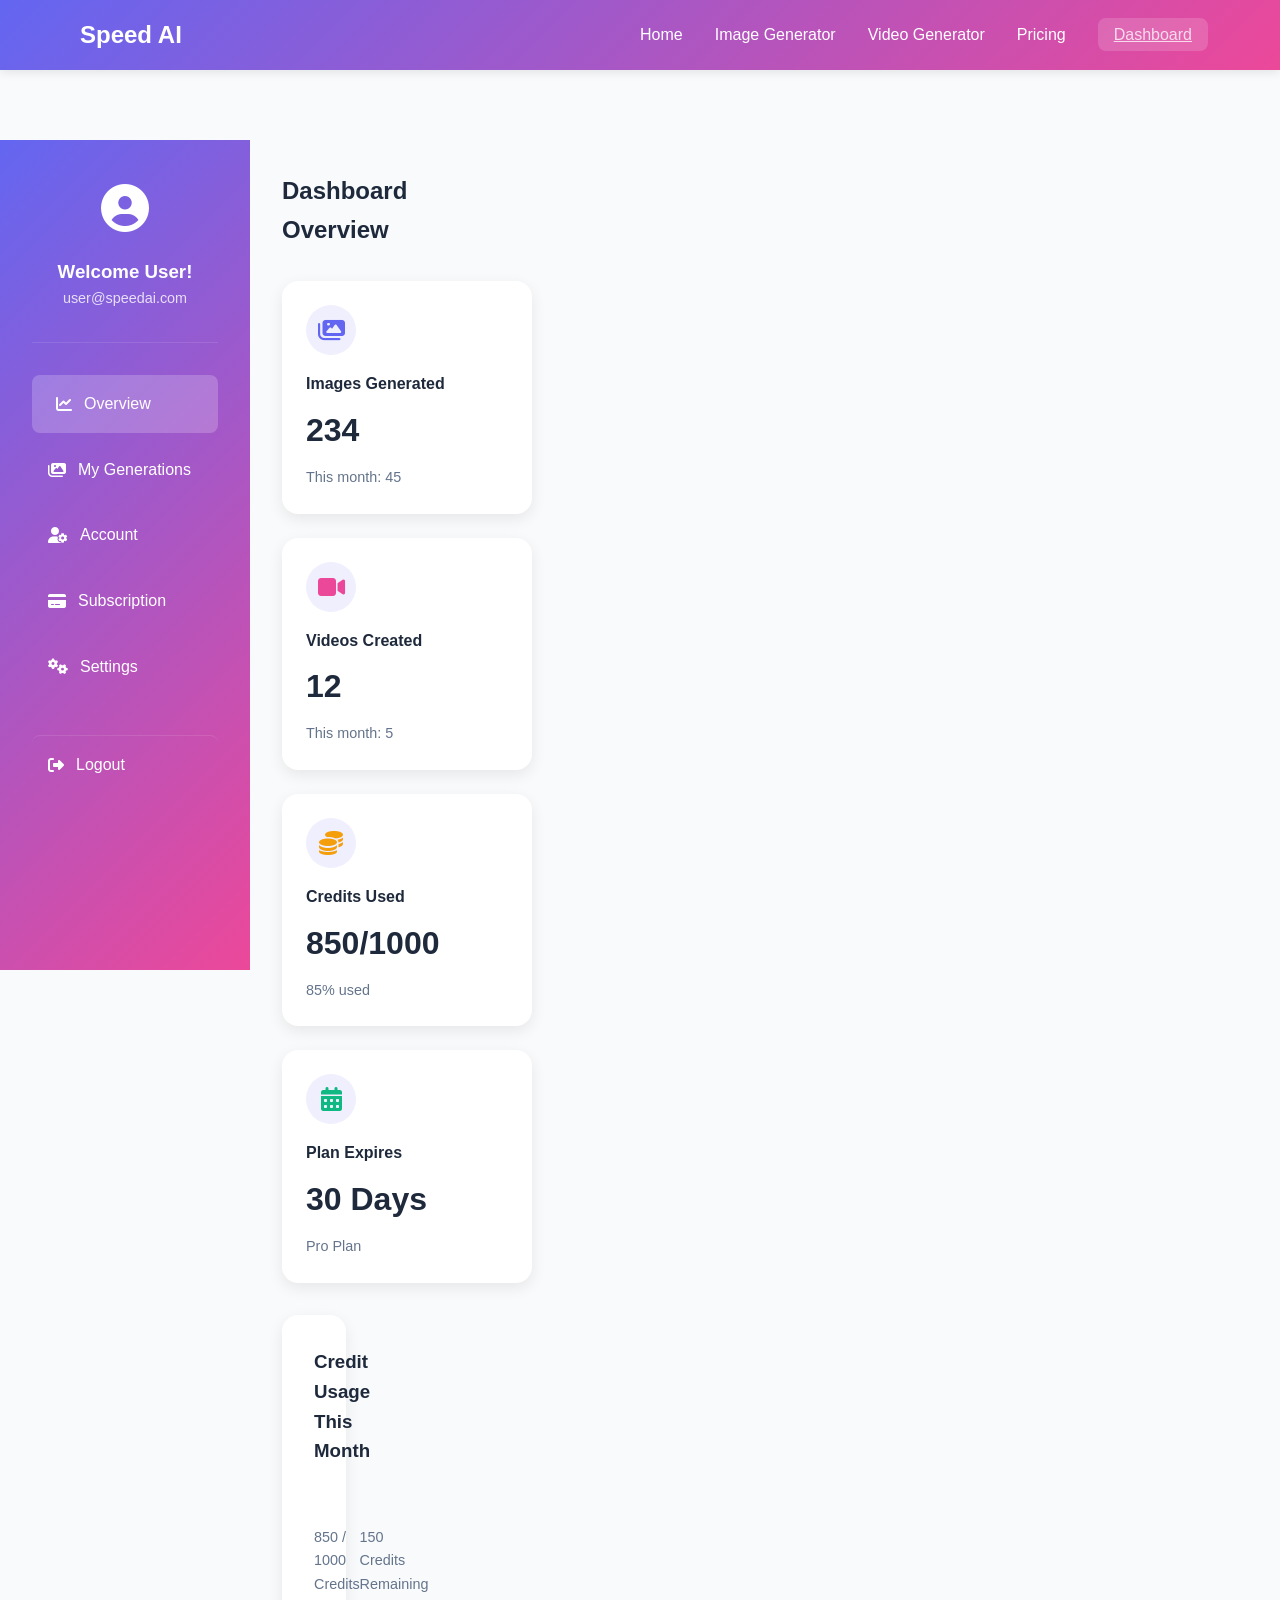
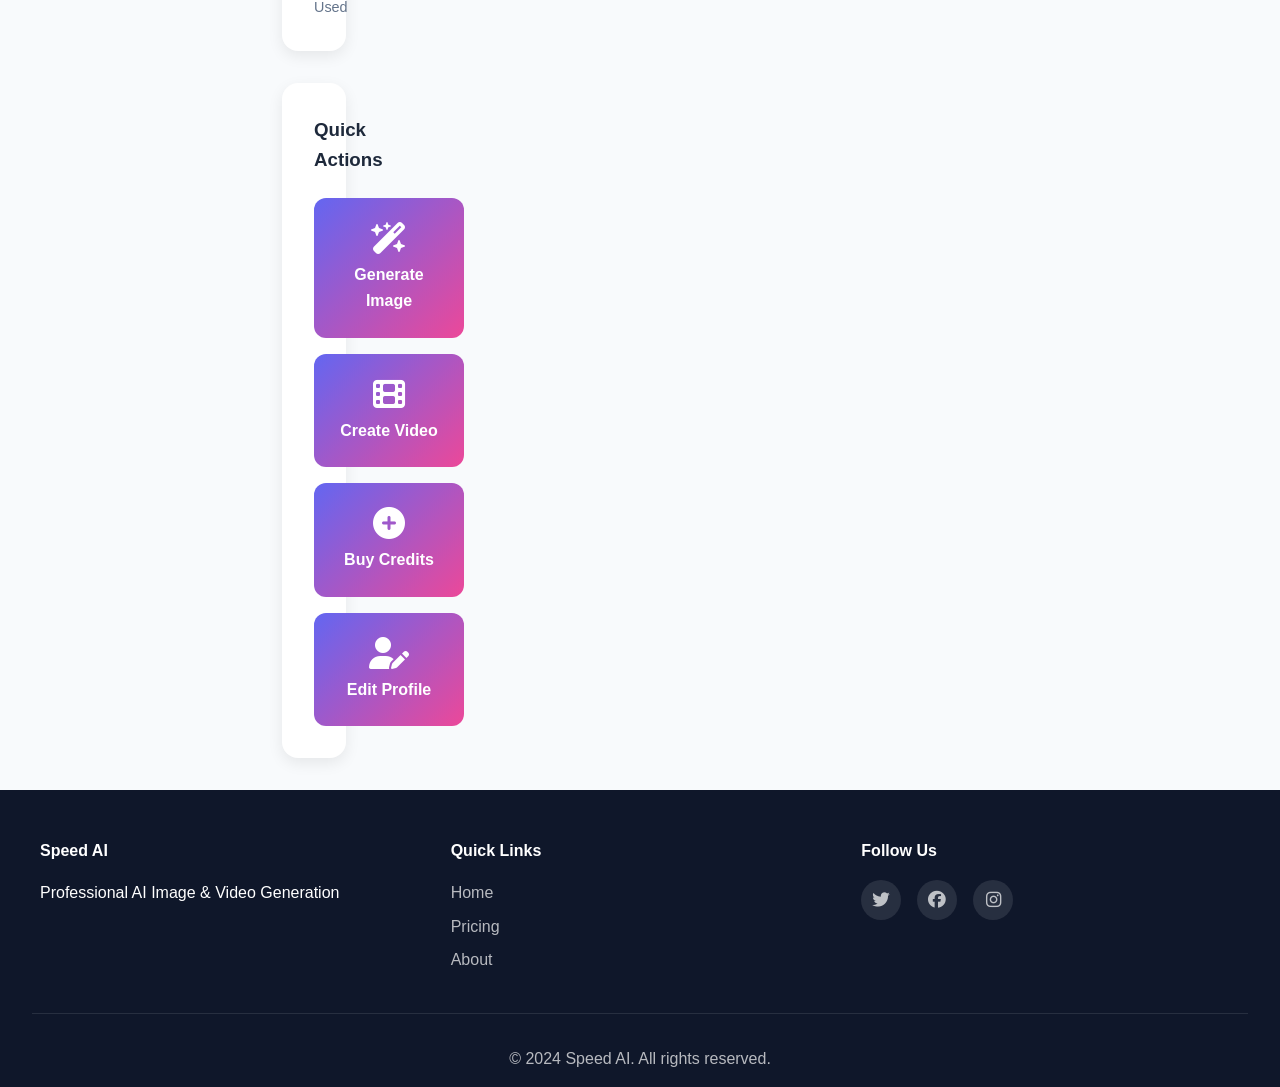
<file: dashboard.html>
<!DOCTYPE html>
<html lang="en">
<head>
    <meta charset="UTF-8">
    <meta name="viewport" content="width=device-width, initial-scale=1.0">
    <title>Dashboard - Speed AI</title>
    <link rel="stylesheet" href="styles.css">
    <link rel="stylesheet" href="https://cdnjs.cloudflare.com/ajax/libs/font-awesome/6.4.0/css/all.min.css">
</head>
<body>
    <!-- Navigation -->
    <nav class="navbar">
        <div class="nav-container">
            <div class="logo">
                <i class="fas fa-lightning-bolt"></i>
                <span>Speed AI</span>
            </div>
            <ul class="nav-menu">
                <li><a href="index.html">Home</a></li>
                <li><a href="image-generator.html">Image Generator</a></li>
                <li><a href="video-generator.html">Video Generator</a></li>
                <li><a href="pricing.html">Pricing</a></li>
                <li><a href="dashboard.html" class="active btn-login">Dashboard</a></li>
            </ul>
        </div>
    </nav>

    <!-- Dashboard Container -->
    <section class="dashboard-container">
        <!-- Sidebar -->
        <aside class="sidebar">
            <div class="user-profile">
                <div class="avatar">
                    <i class="fas fa-user-circle"></i>
                </div>
                <h3>Welcome User!</h3>
                <p class="user-email">user@speedai.com</p>
            </div>

            <nav class="sidebar-nav">
                <a href="#overview" class="nav-item active">
                    <i class="fas fa-chart-line"></i> Overview
                </a>
                <a href="#generations" class="nav-item">
                    <i class="fas fa-images"></i> My Generations
                </a>
                <a href="#account" class="nav-item">
                    <i class="fas fa-user-cog"></i> Account
                </a>
                <a href="#subscription" class="nav-item">
                    <i class="fas fa-credit-card"></i> Subscription
                </a>
                <a href="#settings" class="nav-item">
                    <i class="fas fa-cogs"></i> Settings
                </a>
                <a href="#" class="nav-item logout-btn">
                    <i class="fas fa-sign-out-alt"></i> Logout
                </a>
            </nav>
        </aside>

        <!-- Main Content -->
        <main class="dashboard-content">
            <!-- Overview Section -->
            <section id="overview" class="dashboard-section active">
                <h2>Dashboard Overview</h2>

                <!-- Stats Grid -->
                <div class="stats-grid">
                    <div class="stat-card">
                        <div class="stat-icon" style="color: #6366f1;">
                            <i class="fas fa-images"></i>
                        </div>
                        <h4>Images Generated</h4>
                        <p class="stat-number">234</p>
                        <span class="stat-info">This month: 45</span>
                    </div>

                    <div class="stat-card">
                        <div class="stat-icon" style="color: #ec4899;">
                            <i class="fas fa-video"></i>
                        </div>
                        <h4>Videos Created</h4>
                        <p class="stat-number">12</p>
                        <span class="stat-info">This month: 5</span>
                    </div>

                    <div class="stat-card">
                        <div class="stat-icon" style="color: #f59e0b;">
                            <i class="fas fa-coins"></i>
                        </div>
                        <h4>Credits Used</h4>
                        <p class="stat-number">850/1000</p>
                        <span class="stat-info">85% used</span>
                    </div>

                    <div class="stat-card">
                        <div class="stat-icon" style="color: #10b981;">
                            <i class="fas fa-calendar-alt"></i>
                        </div>
                        <h4>Plan Expires</h4>
                        <p class="stat-number">30 Days</p>
                        <span class="stat-info">Pro Plan</span>
                    </div>
                </div>

                <!-- Credit Usage Chart -->
                <div class="chart-container">
                    <h3>Credit Usage This Month</h3>
                    <div class="credit-progress">
                        <div class="progress-bar">
                            <div class="progress-fill" style="width: 85%;"></div>
                        </div>
                        <div class="progress-info">
                            <span>850 / 1000 Credits Used</span>
                            <span>150 Credits Remaining</span>
                        </div>
                    </div>
                </div>

                <!-- Quick Actions -->
                <div class="quick-actions">
                    <h3>Quick Actions</h3>
                    <div class="actions-grid">
                        <a href="image-generator.html" class="action-card">
                            <i class="fas fa-wand-magic-sparkles"></i>
                            <p>Generate Image</p>
                        </a>
                        <a href="video-generator.html" class="action-card">
                            <i class="fas fa-film"></i>
                            <p>Create Video</p>
                        </a>
                        <a href="#subscription" class="action-card">
                            <i class="fas fa-plus-circle"></i>
                            <p>Buy Credits</p>
                        </a>
                        <a href="#account" class="action-card">
                            <i class="fas fa-user-edit"></i>
                            <p>Edit Profile</p>
                        </a>
                    </div>
                </div>
            </section>

            <!-- Generations Section -->
            <section id="generations" class="dashboard-section">
                <h2>My Generations</h2>
                <div class="filter-bar">
                    <select class="filter-select">
                        <option>All Types</option>
                        <option>Images Only</option>
                        <option>Videos Only</option>
                    </select>
                    <select class="filter-select">
                        <option>Latest First</option>
                        <option>Oldest First</option>
                        <option>Most Liked</option>
                    </select>
                </div>

                <div class="generations-grid">
                    <div class="generation-card">
                        <div class="generation-image">
                            <i class="fas fa-image"></i>
                        </div>
                        <div class="generation-info">
                            <h4>Beautiful Sunset</h4>
                            <p class="generation-date">2 hours ago</p>
                            <p class="generation-prompt">A beautiful sunset over mountains...</p>
                            <div class="generation-actions">
                                <button class="action-btn"><i class="fas fa-download"></i></button>
                                <button class="action-btn"><i class="fas fa-share"></i></button>
                                <button class="action-btn"><i class="fas fa-trash"></i></button>
                            </div>
                        </div>
                    </div>

                    <div class="generation-card">
                        <div class="generation-image" style="background: linear-gradient(135deg, #667eea 0%, #764ba2 100%);">
                            <i class="fas fa-video"></i>
                        </div>
                        <div class="generation-info">
                            <h4>Cinematic Flight</h4>
                            <p class="generation-date">5 hours ago</p>
                            <p class="generation-prompt">Drone flight over mountains...</p>
                            <div class="generation-actions">
                                <button class="action-btn"><i class="fas fa-download"></i></button>
                                <button class="action-btn"><i class="fas fa-share"></i></button>
                                <button class="action-btn"><i class="fas fa-trash"></i></button>
                            </div>
                        </div>
                    </div>

                    <div class="generation-card">
                        <div class="generation-image" style="background: linear-gradient(135deg, #f093fb 0%, #f5576c 100%);">
                            <i class="fas fa-image"></i>
                        </div>
                        <div class="generation-info">
                            <h4>Abstract Art</h4>
                            <p class="generation-date">1 day ago</p>
                            <p class="generation-prompt">Colorful abstract digital art...</p>
                            <div class="generation-actions">
                                <button class="action-btn"><i class="fas fa-download"></i></button>
                                <button class="action-btn"><i class="fas fa-share"></i></button>
                                <button class="action-btn"><i class="fas fa-trash"></i></button>
                            </div>
                        </div>
                    </div>

                    <div class="generation-card">
                        <div class="generation-image" style="background: linear-gradient(135deg, #4facfe 0%, #00f2fe 100%);">
                            <i class="fas fa-image"></i>
                        </div>
                        <div class="generation-info">
                            <h4>Ocean Waves</h4>
                            <p class="generation-date">2 days ago</p>
                            <p class="generation-prompt">Waves crashing on beach at sunrise...</p>
                            <div class="generation-actions">
                                <button class="action-btn"><i class="fas fa-download"></i></button>
                                <button class="action-btn"><i class="fas fa-share"></i></button>
                                <button class="action-btn"><i class="fas fa-trash"></i></button>
                            </div>
                        </div>
                    </div>
                </div>
            </section>

            <!-- Account Section -->
            <section id="account" class="dashboard-section">
                <h2>Account Settings</h2>
                <div class="settings-form">
                    <div class="form-group">
                        <label>Full Name</label>
                        <input type="text" value="John Doe" class="form-input">
                    </div>
                    <div class="form-group">
                        <label>Email Address</label>
                        <input type="email" value="user@speedai.com" class="form-input">
                    </div>
                    <div class="form-group">
                        <label>Phone Number</label>
                        <input type="tel" value="+1 234 567 8900" class="form-input">
                    </div>
                    <div class="form-group">
                        <label>Country</label>
                        <select class="form-input">
                            <option>United States</option>
                            <option>Canada</option>
                            <option>United Kingdom</option>
                            <option>India</option>
                        </select>
                    </div>
                    <button class="btn btn-primary">Save Changes</button>
                </div>
            </section>

            <!-- Subscription Section -->
            <section id="subscription" class="dashboard-section">
                <h2>Subscription Management</h2>
                <div class="subscription-info">
                    <h3>Current Plan: Professional</h3>
                    <p>$29/month • Renews on July 2, 2024</p>
                    <button class="btn btn-secondary">Upgrade Plan</button>
                    <button class="btn btn-outline">Cancel Subscription</button>
                </div>

                <div class="billing-history">
                    <h3>Billing History</h3>
                    <table class="billing-table">
                        <thead>
                            <tr>
                                <th>Date</th>
                                <th>Description</th>
                                <th>Amount</th>
                                <th>Status</th>
                            </tr>
                        </thead>
                        <tbody>
                            <tr>
                                <td>June 2, 2024</td>
                                <td>Professional Plan</td>
                                <td>$29.00</td>
                                <td><span class="status-badge paid">Paid</span></td>
                            </tr>
                            <tr>
                                <td>May 2, 2024</td>
                                <td>Professional Plan</td>
                                <td>$29.00</td>
                                <td><span class="status-badge paid">Paid</span></td>
                            </tr>
                            <tr>
                                <td>April 2, 2024</td>
                                <td>Professional Plan</td>
                                <td>$29.00</td>
                                <td><span class="status-badge paid">Paid</span></td>
                            </tr>
                        </tbody>
                    </table>
                </div>
            </section>

            <!-- Settings Section -->
            <section id="settings" class="dashboard-section">
                <h2>Preferences</h2>
                <div class="settings-options">
                    <div class="setting-item">
                        <div class="setting-info">
                            <h4>Email Notifications</h4>
                            <p>Receive updates about your generations</p>
                        </div>
                        <label class="toggle-switch">
                            <input type="checkbox" checked>
                            <span></span>
                        </label>
                    </div>

                    <div class="setting-item">
                        <div class="setting-info">
                            <h4>Marketing Emails</h4>
                            <p>Receive news about new features</p>
                        </div>
                        <label class="toggle-switch">
                            <input type="checkbox">
                            <span></span>
                        </label>
                    </div>

                    <div class="setting-item">
                        <div class="setting-info">
                            <h4>Two-Factor Authentication</h4>
                            <p>Enhance your account security</p>
                        </div>
                        <button class="btn btn-secondary">Enable</button>
                    </div>

                    <div class="setting-item">
                        <div class="setting-info">
                            <h4>Change Password</h4>
                            <p>Update your account password</p>
                        </div>
                        <button class="btn btn-secondary">Change</button>
                    </div>
                </div>
            </section>
        </main>
    </section>

    <!-- Footer -->
    <footer class="footer">
        <div class="footer-content">
            <div class="footer-section">
                <h4>Speed AI</h4>
                <p>Professional AI Image & Video Generation</p>
            </div>
            <div class="footer-section">
                <h4>Quick Links</h4>
                <ul>
                    <li><a href="#">Home</a></li>
                    <li><a href="#">Pricing</a></li>
                    <li><a href="#">About</a></li>
                </ul>
            </div>
            <div class="footer-section">
                <h4>Follow Us</h4>
                <div class="social-icons">
                    <a href="#"><i class="fab fa-twitter"></i></a>
                    <a href="#"><i class="fab fa-facebook"></i></a>
                    <a href="#"><i class="fab fa-instagram"></i></a>
                </div>
            </div>
        </div>
        <div class="footer-bottom">
            <p>&copy; 2024 Speed AI. All rights reserved.</p>
        </div>
    </footer>

    <script src="script.js"></script>
    <script src="dashboard.js"></script>
</body>
</html>
</file>
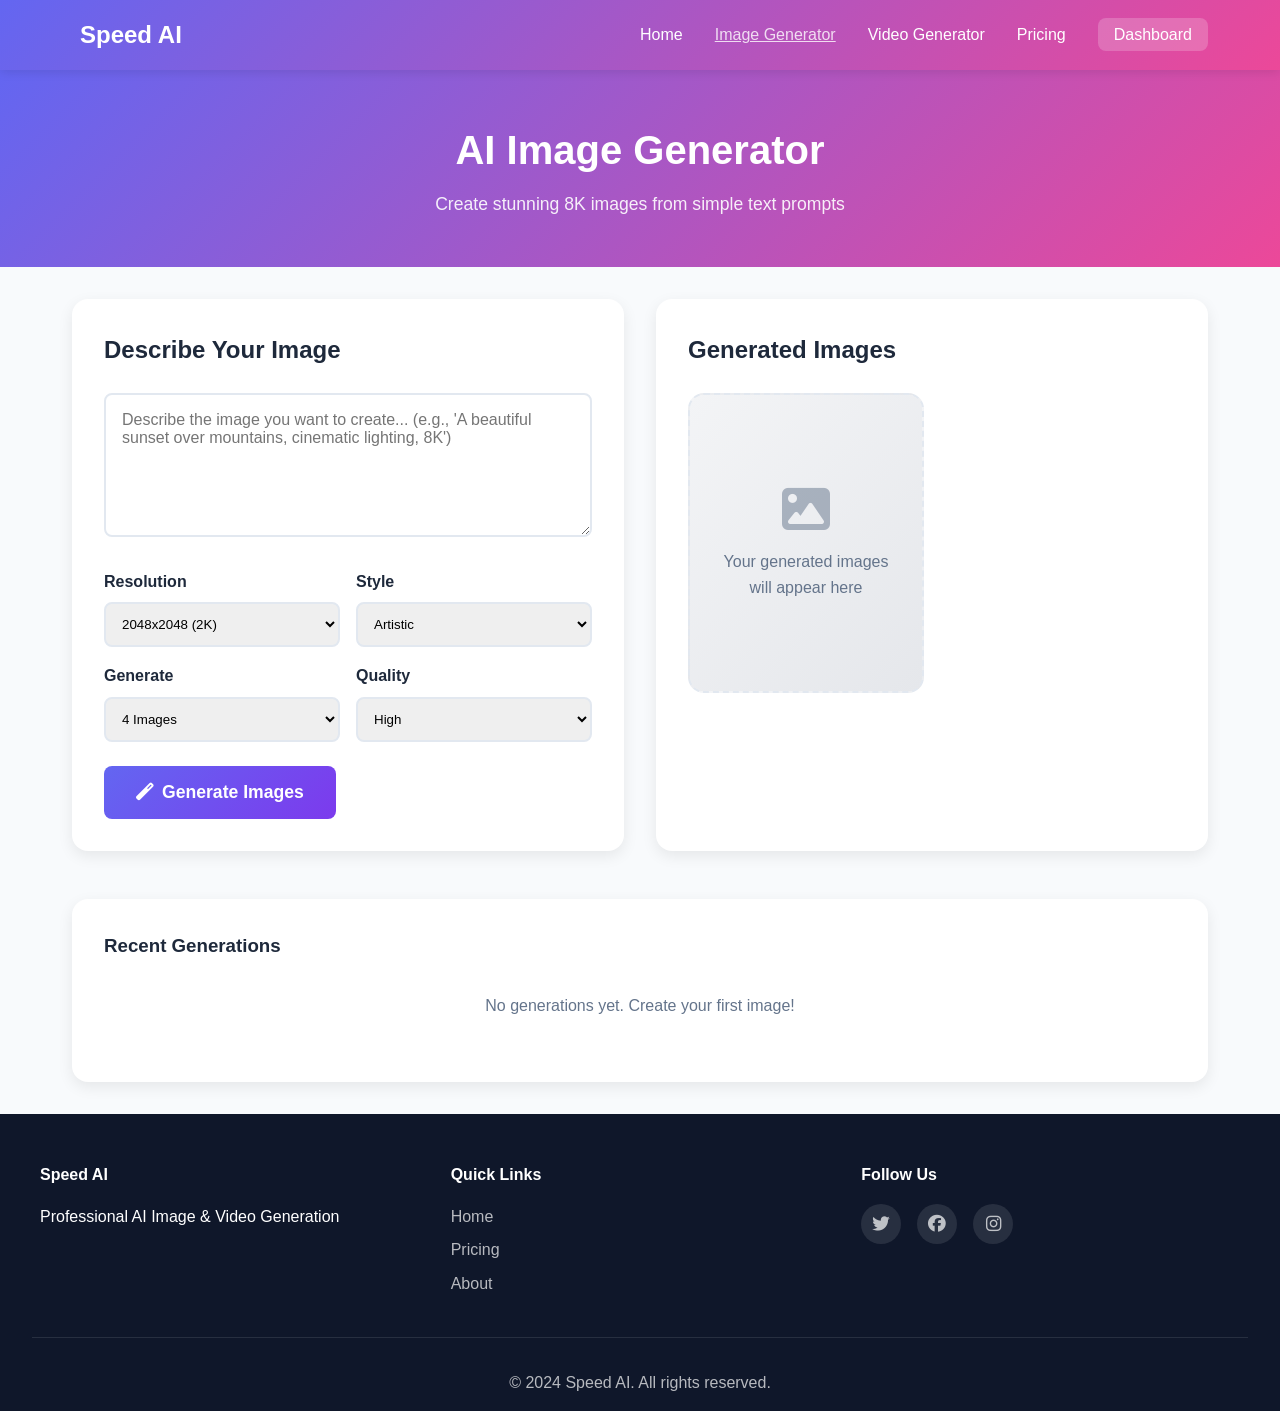
<file: image-generator.html>
<!DOCTYPE html>
<html lang="en">
<head>
    <meta charset="UTF-8">
    <meta name="viewport" content="width=device-width, initial-scale=1.0">
    <title>Image Generator - Speed AI</title>
    <link rel="stylesheet" href="styles.css">
    <link rel="stylesheet" href="https://cdnjs.cloudflare.com/ajax/libs/font-awesome/6.4.0/css/all.min.css">
</head>
<body>
    <!-- Navigation -->
    <nav class="navbar">
        <div class="nav-container">
            <div class="logo">
                <i class="fas fa-lightning-bolt"></i>
                <span>Speed AI</span>
            </div>
            <ul class="nav-menu">
                <li><a href="index.html">Home</a></li>
                <li><a href="image-generator.html" class="active">Image Generator</a></li>
                <li><a href="video-generator.html">Video Generator</a></li>
                <li><a href="pricing.html">Pricing</a></li>
                <li><a href="dashboard.html" class="btn-login">Dashboard</a></li>
            </ul>
        </div>
    </nav>

    <!-- Page Header -->
    <section class="page-header">
        <h1>AI Image Generator</h1>
        <p>Create stunning 8K images from simple text prompts</p>
    </section>

    <!-- Generator Container -->
    <section class="generator-container">
        <div class="generator-main">
            <!-- Input Section -->
            <div class="input-section">
                <h2>Describe Your Image</h2>
                <textarea 
                    id="prompt" 
                    class="prompt-input" 
                    placeholder="Describe the image you want to create... (e.g., 'A beautiful sunset over mountains, cinematic lighting, 8K')"
                    rows="6"
                ></textarea>
                
                <!-- Settings -->
                <div class="settings-grid">
                    <div class="setting-group">
                        <label for="resolution">Resolution</label>
                        <select id="resolution" class="form-select">
                            <option value="1024">1024x1024</option>
                            <option value="2048" selected>2048x2048 (2K)</option>
                            <option value="4096">4096x4096 (4K)</option>
                            <option value="8192">8192x8192 (8K)</option>
                        </select>
                    </div>
                    <div class="setting-group">
                        <label for="style">Style</label>
                        <select id="style" class="form-select">
                            <option value="realistic">Realistic</option>
                            <option value="artistic" selected>Artistic</option>
                            <option value="cartoon">Cartoon</option>
                            <option value="abstract">Abstract</option>
                            <option value="3d">3D Render</option>
                        </select>
                    </div>
                    <div class="setting-group">
                        <label for="samples">Generate</label>
                        <select id="samples" class="form-select">
                            <option value="1">1 Image</option>
                            <option value="2">2 Images</option>
                            <option value="4" selected>4 Images</option>
                        </select>
                    </div>
                    <div class="setting-group">
                        <label for="quality">Quality</label>
                        <select id="quality" class="form-select">
                            <option value="standard">Standard</option>
                            <option value="high" selected>High</option>
                            <option value="ultra">Ultra</option>
                        </select>
                    </div>
                </div>

                <!-- Generate Button -->
                <button id="generateBtn" class="btn btn-primary btn-large">
                    <i class="fas fa-magic"></i> Generate Images
                </button>
            </div>

            <!-- Preview Section -->
            <div class="preview-section">
                <h2>Generated Images</h2>
                <div id="imagePreview" class="image-grid">
                    <div class="placeholder-card">
                        <i class="fas fa-image"></i>
                        <p>Your generated images will appear here</p>
                    </div>
                </div>
                <div id="loadingSpinner" class="loading-spinner" style="display: none;">
                    <div class="spinner"></div>
                    <p>Generating your amazing images...</p>
                </div>
            </div>
        </div>

        <!-- History Section -->
        <div class="history-section">
            <h3>Recent Generations</h3>
            <div id="historyList" class="history-list">
                <p class="empty-state">No generations yet. Create your first image!</p>
            </div>
        </div>
    </section>

    <!-- Footer -->
    <footer class="footer">
        <div class="footer-content">
            <div class="footer-section">
                <h4>Speed AI</h4>
                <p>Professional AI Image & Video Generation</p>
            </div>
            <div class="footer-section">
                <h4>Quick Links</h4>
                <ul>
                    <li><a href="#">Home</a></li>
                    <li><a href="#">Pricing</a></li>
                    <li><a href="#">About</a></li>
                </ul>
            </div>
            <div class="footer-section">
                <h4>Follow Us</h4>
                <div class="social-icons">
                    <a href="#"><i class="fab fa-twitter"></i></a>
                    <a href="#"><i class="fab fa-facebook"></i></a>
                    <a href="#"><i class="fab fa-instagram"></i></a>
                </div>
            </div>
        </div>
        <div class="footer-bottom">
            <p>&copy; 2024 Speed AI. All rights reserved.</p>
        </div>
    </footer>

    <script src="script.js"></script>
    <script src="image-generator.js"></script>
</body>
</html>
</file>
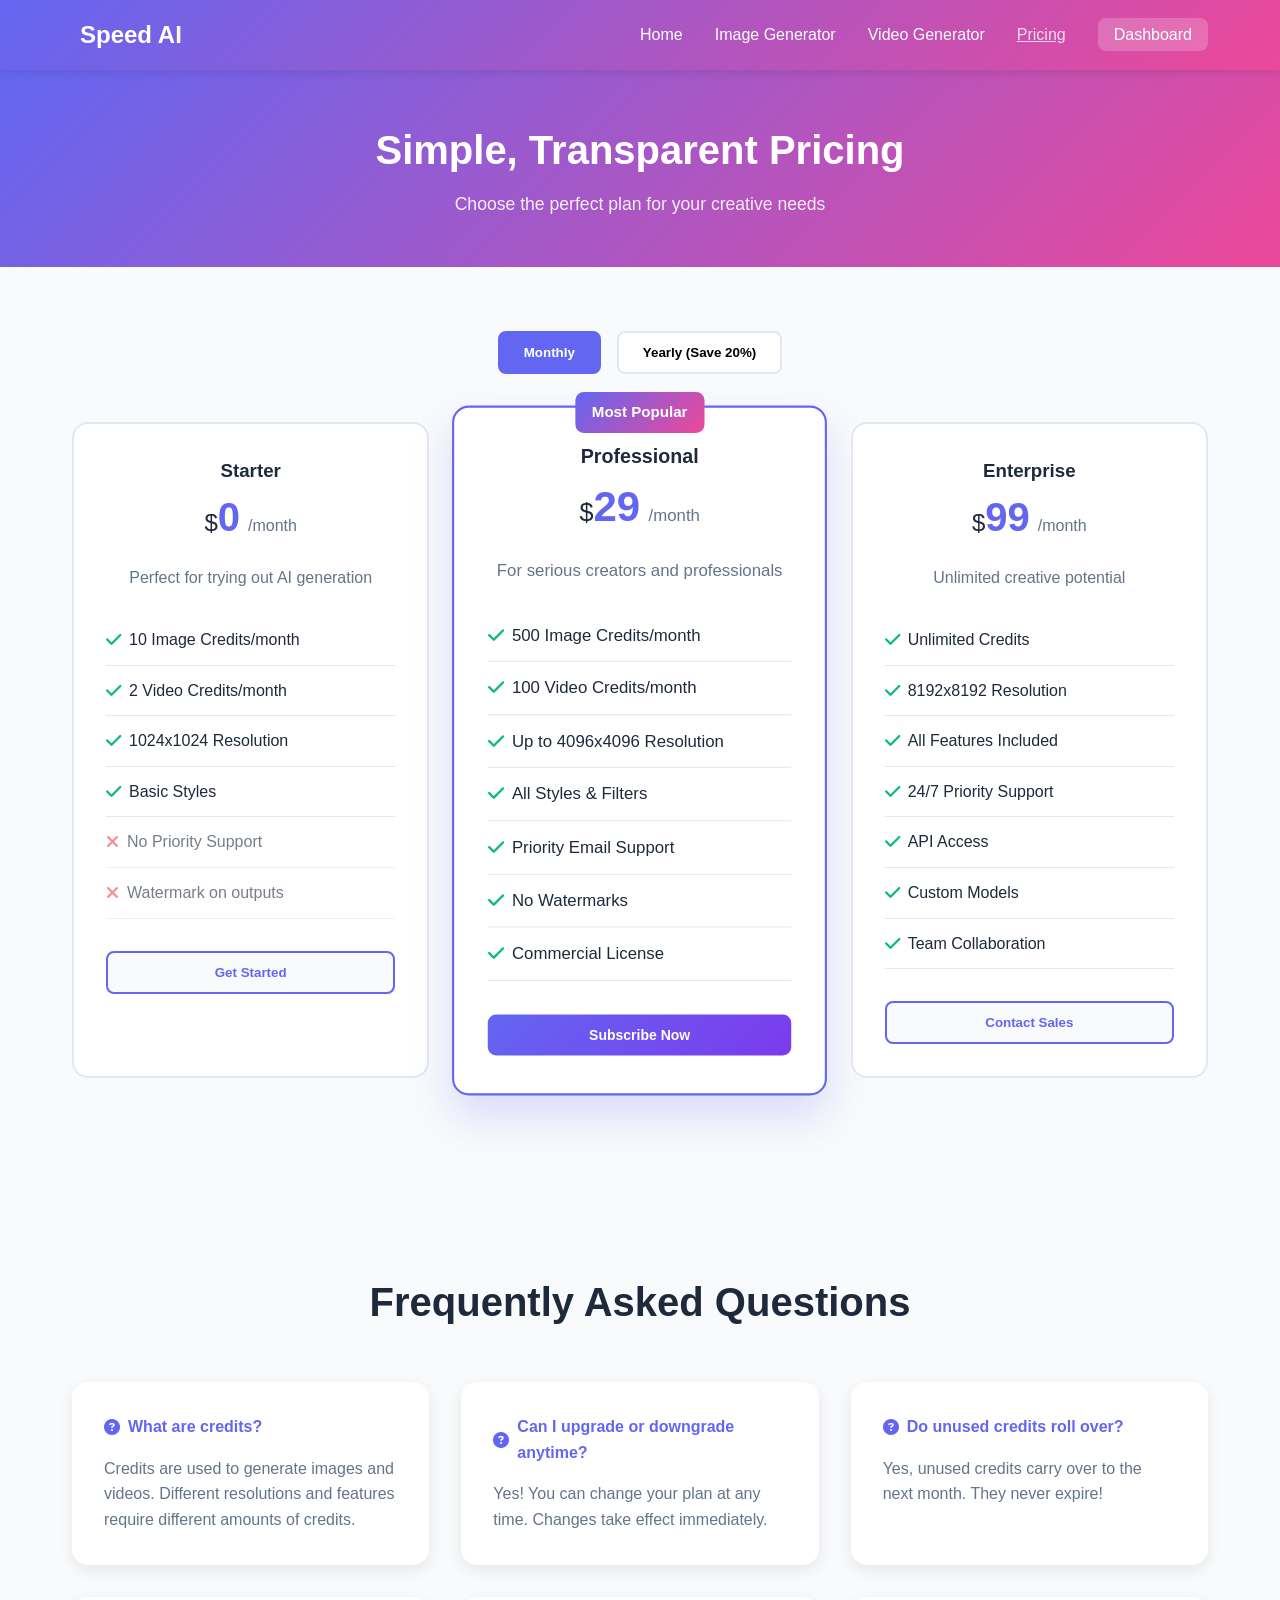
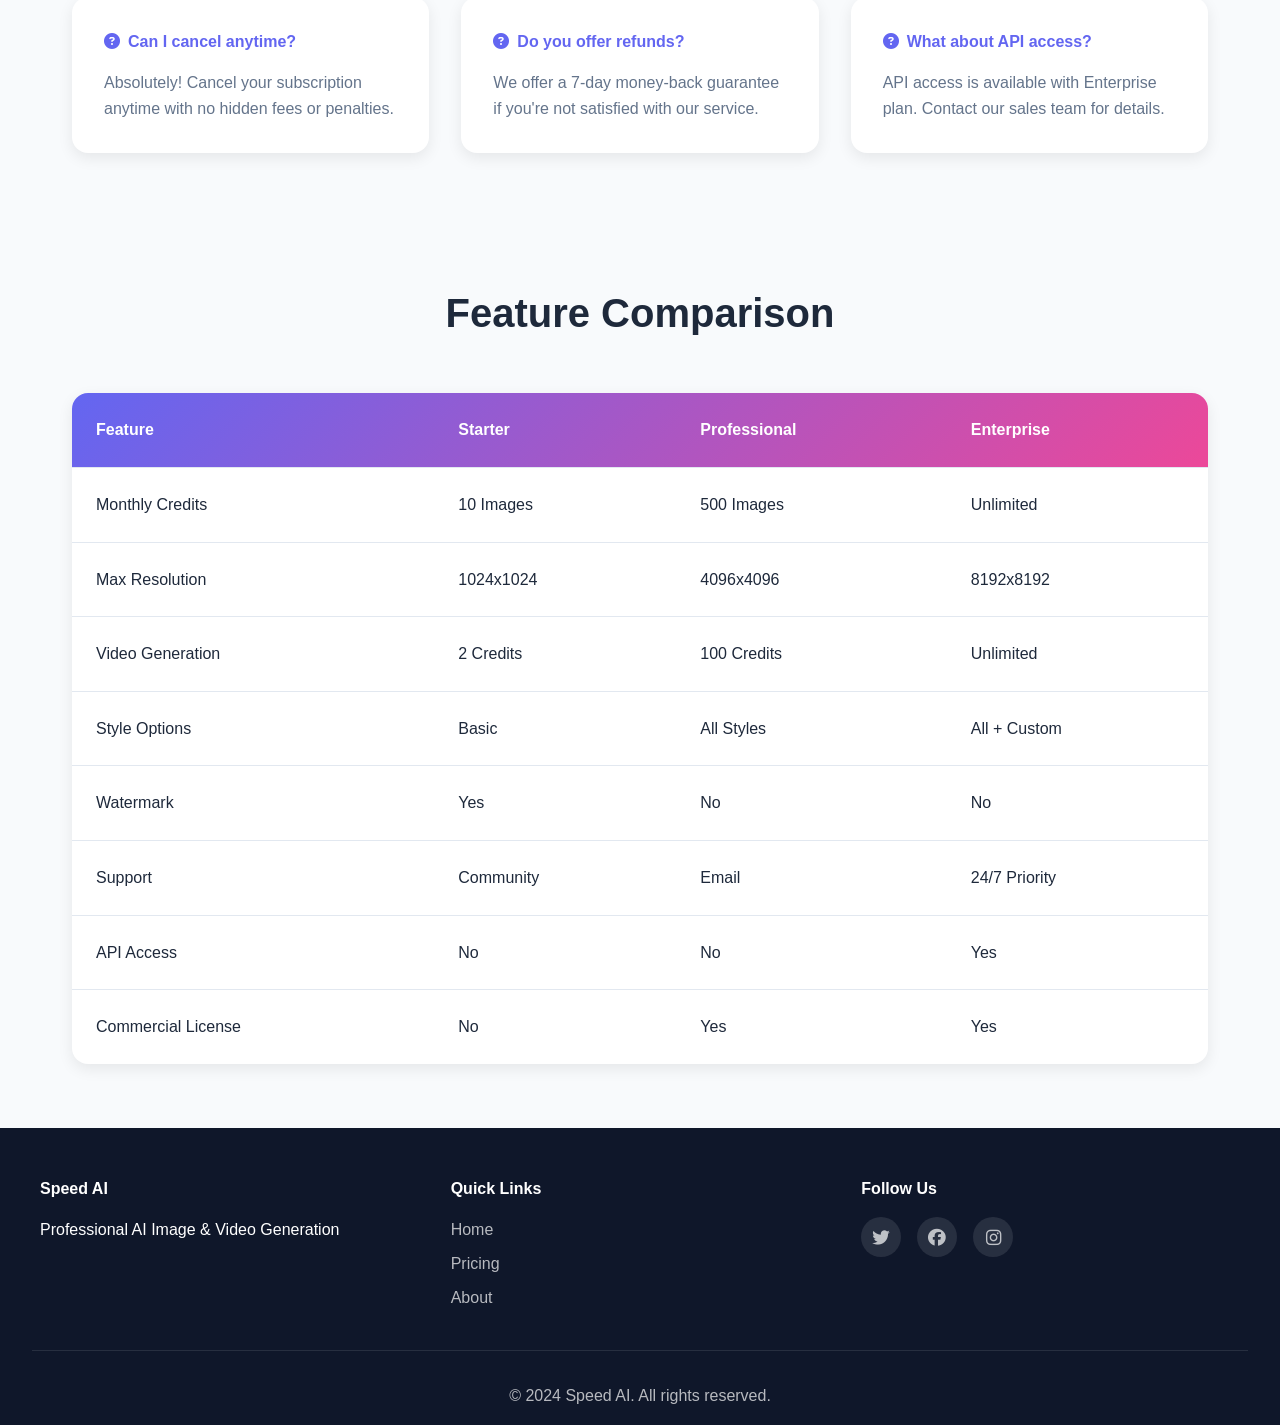
<file: pricing.html>
<!DOCTYPE html>
<html lang="en">
<head>
    <meta charset="UTF-8">
    <meta name="viewport" content="width=device-width, initial-scale=1.0">
    <title>Pricing - Speed AI</title>
    <link rel="stylesheet" href="styles.css">
    <link rel="stylesheet" href="https://cdnjs.cloudflare.com/ajax/libs/font-awesome/6.4.0/css/all.min.css">
</head>
<body>
    <!-- Navigation -->
    <nav class="navbar">
        <div class="nav-container">
            <div class="logo">
                <i class="fas fa-lightning-bolt"></i>
                <span>Speed AI</span>
            </div>
            <ul class="nav-menu">
                <li><a href="index.html">Home</a></li>
                <li><a href="image-generator.html">Image Generator</a></li>
                <li><a href="video-generator.html">Video Generator</a></li>
                <li><a href="pricing.html" class="active">Pricing</a></li>
                <li><a href="dashboard.html" class="btn-login">Dashboard</a></li>
            </ul>
        </div>
    </nav>

    <!-- Page Header -->
    <section class="page-header">
        <h1>Simple, Transparent Pricing</h1>
        <p>Choose the perfect plan for your creative needs</p>
    </section>

    <!-- Pricing Section -->
    <section class="pricing-section">
        <div class="pricing-toggle">
            <button class="toggle-btn active" id="monthlyToggle">Monthly</button>
            <button class="toggle-btn" id="yearlyToggle">Yearly (Save 20%)</button>
        </div>

        <div class="pricing-grid">
            <!-- Free Plan -->
            <div class="pricing-card">
                <div class="price-header">
                    <h3>Starter</h3>
                    <p class="price"><span class="currency">$</span><span class="amount monthly-price">0</span><span class="currency yearly-price" style="display: none;">$0</span><span class="period">/month</span></p>
                </div>
                <p class="plan-description">Perfect for trying out AI generation</p>
                <ul class="features-list">
                    <li><i class="fas fa-check"></i> 10 Image Credits/month</li>
                    <li><i class="fas fa-check"></i> 2 Video Credits/month</li>
                    <li><i class="fas fa-check"></i> 1024x1024 Resolution</li>
                    <li><i class="fas fa-check"></i> Basic Styles</li>
                    <li><i class="fas fa-times"></i> No Priority Support</li>
                    <li><i class="fas fa-times"></i> Watermark on outputs</li>
                </ul>
                <button class="btn btn-secondary btn-block">Get Started</button>
            </div>

            <!-- Pro Plan -->
            <div class="pricing-card featured">
                <div class="badge">Most Popular</div>
                <div class="price-header">
                    <h3>Professional</h3>
                    <p class="price"><span class="currency">$</span><span class="amount monthly-price">29</span><span class="currency yearly-price" style="display: none;">$29</span><span class="period">/month</span></p>
                </div>
                <p class="plan-description">For serious creators and professionals</p>
                <ul class="features-list">
                    <li><i class="fas fa-check"></i> 500 Image Credits/month</li>
                    <li><i class="fas fa-check"></i> 100 Video Credits/month</li>
                    <li><i class="fas fa-check"></i> Up to 4096x4096 Resolution</li>
                    <li><i class="fas fa-check"></i> All Styles & Filters</li>
                    <li><i class="fas fa-check"></i> Priority Email Support</li>
                    <li><i class="fas fa-check"></i> No Watermarks</li>
                    <li><i class="fas fa-check"></i> Commercial License</li>
                </ul>
                <button class="btn btn-primary btn-block">Subscribe Now</button>
            </div>

            <!-- Enterprise Plan -->
            <div class="pricing-card">
                <div class="price-header">
                    <h3>Enterprise</h3>
                    <p class="price"><span class="currency">$</span><span class="amount monthly-price">99</span><span class="currency yearly-price" style="display: none;">$99</span><span class="period">/month</span></p>
                </div>
                <p class="plan-description">Unlimited creative potential</p>
                <ul class="features-list">
                    <li><i class="fas fa-check"></i> Unlimited Credits</li>
                    <li><i class="fas fa-check"></i> 8192x8192 Resolution</li>
                    <li><i class="fas fa-check"></i> All Features Included</li>
                    <li><i class="fas fa-check"></i> 24/7 Priority Support</li>
                    <li><i class="fas fa-check"></i> API Access</li>
                    <li><i class="fas fa-check"></i> Custom Models</li>
                    <li><i class="fas fa-check"></i> Team Collaboration</li>
                </ul>
                <button class="btn btn-secondary btn-block">Contact Sales</button>
            </div>
        </div>
    </section>

    <!-- FAQ Section -->
    <section class="faq-section">
        <h2>Frequently Asked Questions</h2>
        <div class="faq-grid">
            <div class="faq-item">
                <h4><i class="fas fa-question-circle"></i> What are credits?</h4>
                <p>Credits are used to generate images and videos. Different resolutions and features require different amounts of credits.</p>
            </div>
            <div class="faq-item">
                <h4><i class="fas fa-question-circle"></i> Can I upgrade or downgrade anytime?</h4>
                <p>Yes! You can change your plan at any time. Changes take effect immediately.</p>
            </div>
            <div class="faq-item">
                <h4><i class="fas fa-question-circle"></i> Do unused credits roll over?</h4>
                <p>Yes, unused credits carry over to the next month. They never expire!</p>
            </div>
            <div class="faq-item">
                <h4><i class="fas fa-question-circle"></i> Can I cancel anytime?</h4>
                <p>Absolutely! Cancel your subscription anytime with no hidden fees or penalties.</p>
            </div>
            <div class="faq-item">
                <h4><i class="fas fa-question-circle"></i> Do you offer refunds?</h4>
                <p>We offer a 7-day money-back guarantee if you're not satisfied with our service.</p>
            </div>
            <div class="faq-item">
                <h4><i class="fas fa-question-circle"></i> What about API access?</h4>
                <p>API access is available with Enterprise plan. Contact our sales team for details.</p>
            </div>
        </div>
    </section>

    <!-- Comparison Table -->
    <section class="comparison-section">
        <h2>Feature Comparison</h2>
        <table class="comparison-table">
            <thead>
                <tr>
                    <th>Feature</th>
                    <th>Starter</th>
                    <th>Professional</th>
                    <th>Enterprise</th>
                </tr>
            </thead>
            <tbody>
                <tr>
                    <td>Monthly Credits</td>
                    <td>10 Images</td>
                    <td>500 Images</td>
                    <td>Unlimited</td>
                </tr>
                <tr>
                    <td>Max Resolution</td>
                    <td>1024x1024</td>
                    <td>4096x4096</td>
                    <td>8192x8192</td>
                </tr>
                <tr>
                    <td>Video Generation</td>
                    <td>2 Credits</td>
                    <td>100 Credits</td>
                    <td>Unlimited</td>
                </tr>
                <tr>
                    <td>Style Options</td>
                    <td>Basic</td>
                    <td>All Styles</td>
                    <td>All + Custom</td>
                </tr>
                <tr>
                    <td>Watermark</td>
                    <td>Yes</td>
                    <td>No</td>
                    <td>No</td>
                </tr>
                <tr>
                    <td>Support</td>
                    <td>Community</td>
                    <td>Email</td>
                    <td>24/7 Priority</td>
                </tr>
                <tr>
                    <td>API Access</td>
                    <td>No</td>
                    <td>No</td>
                    <td>Yes</td>
                </tr>
                <tr>
                    <td>Commercial License</td>
                    <td>No</td>
                    <td>Yes</td>
                    <td>Yes</td>
                </tr>
            </tbody>
        </table>
    </section>

    <!-- Footer -->
    <footer class="footer">
        <div class="footer-content">
            <div class="footer-section">
                <h4>Speed AI</h4>
                <p>Professional AI Image & Video Generation</p>
            </div>
            <div class="footer-section">
                <h4>Quick Links</h4>
                <ul>
                    <li><a href="#">Home</a></li>
                    <li><a href="#">Pricing</a></li>
                    <li><a href="#">About</a></li>
                </ul>
            </div>
            <div class="footer-section">
                <h4>Follow Us</h4>
                <div class="social-icons">
                    <a href="#"><i class="fab fa-twitter"></i></a>
                    <a href="#"><i class="fab fa-facebook"></i></a>
                    <a href="#"><i class="fab fa-instagram"></i></a>
                </div>
            </div>
        </div>
        <div class="footer-bottom">
            <p>&copy; 2024 Speed AI. All rights reserved.</p>
        </div>
    </footer>

    <script src="script.js"></script>
    <script src="pricing.js"></script>
</body>
</html>
</file>
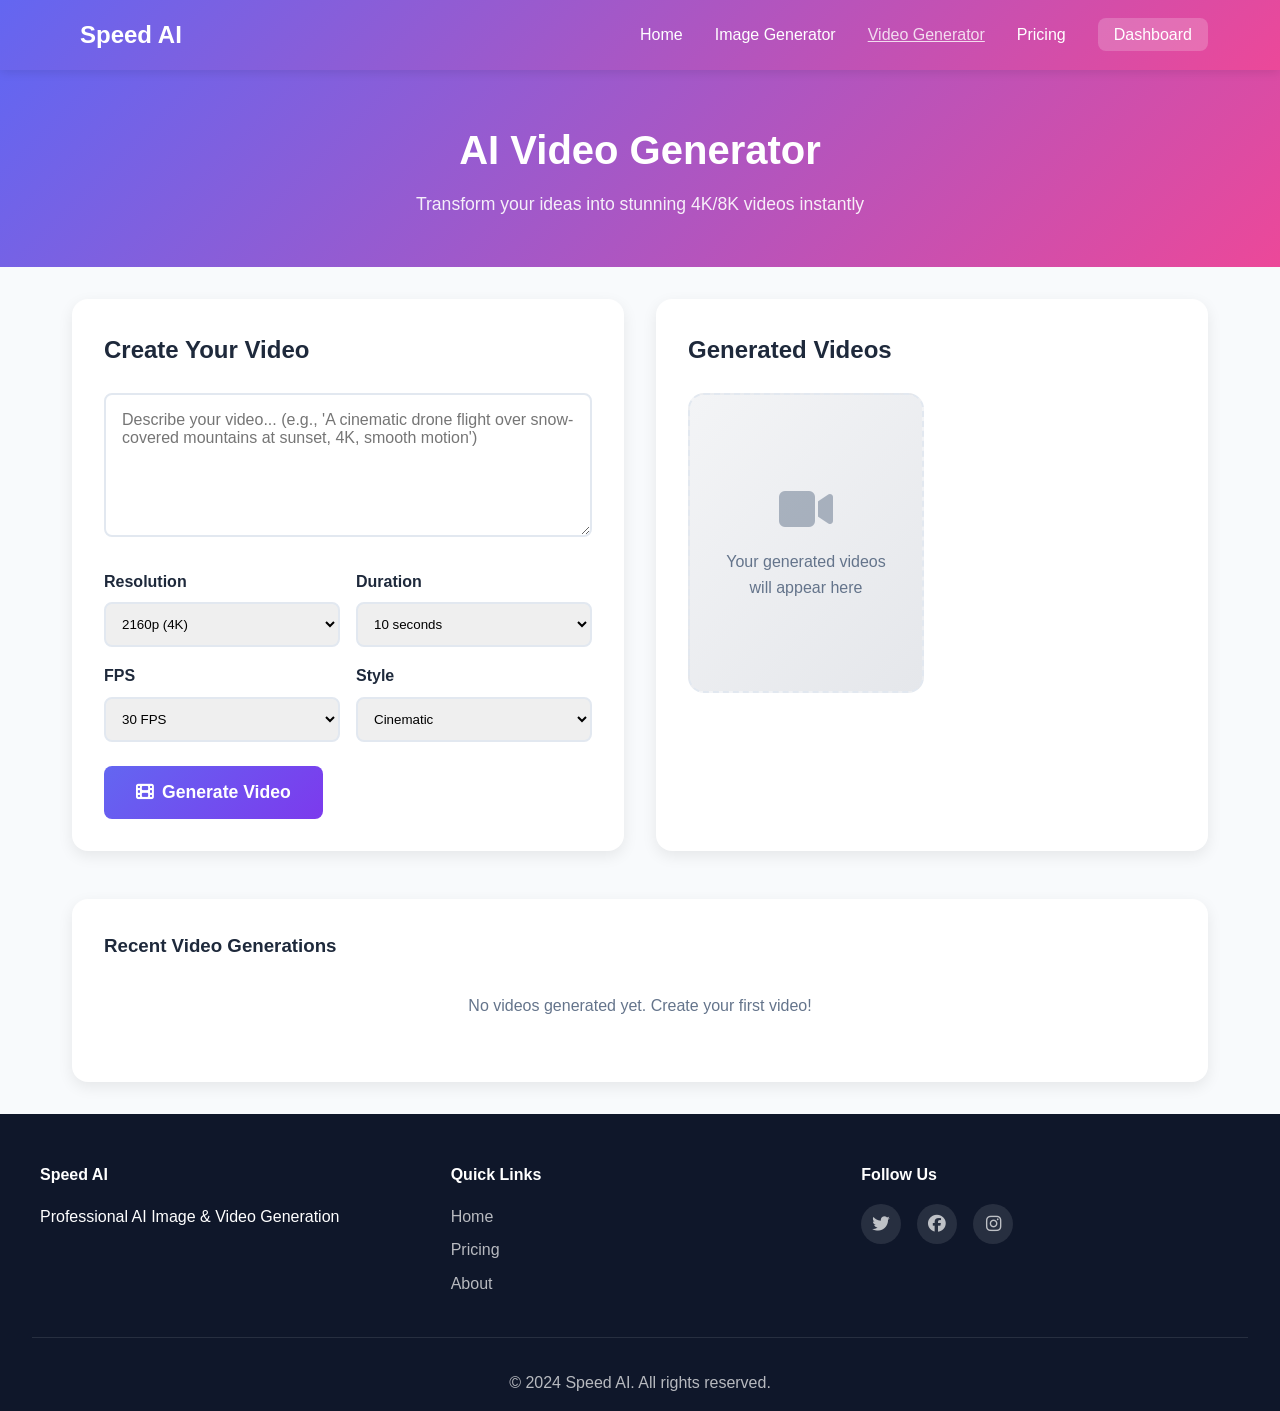
<file: video-generator.html>
<!DOCTYPE html>
<html lang="en">
<head>
    <meta charset="UTF-8">
    <meta name="viewport" content="width=device-width, initial-scale=1.0">
    <title>Video Generator - Speed AI</title>
    <link rel="stylesheet" href="styles.css">
    <link rel="stylesheet" href="https://cdnjs.cloudflare.com/ajax/libs/font-awesome/6.4.0/css/all.min.css">
</head>
<body>
    <!-- Navigation -->
    <nav class="navbar">
        <div class="nav-container">
            <div class="logo">
                <i class="fas fa-lightning-bolt"></i>
                <span>Speed AI</span>
            </div>
            <ul class="nav-menu">
                <li><a href="index.html">Home</a></li>
                <li><a href="image-generator.html">Image Generator</a></li>
                <li><a href="video-generator.html" class="active">Video Generator</a></li>
                <li><a href="pricing.html">Pricing</a></li>
                <li><a href="dashboard.html" class="btn-login">Dashboard</a></li>
            </ul>
        </div>
    </nav>

    <!-- Page Header -->
    <section class="page-header">
        <h1>AI Video Generator</h1>
        <p>Transform your ideas into stunning 4K/8K videos instantly</p>
    </section>

    <!-- Generator Container -->
    <section class="generator-container">
        <div class="generator-main">
            <!-- Input Section -->
            <div class="input-section">
                <h2>Create Your Video</h2>
                <textarea 
                    id="videoPrompt" 
                    class="prompt-input" 
                    placeholder="Describe your video... (e.g., 'A cinematic drone flight over snow-covered mountains at sunset, 4K, smooth motion')"
                    rows="6"
                ></textarea>
                
                <!-- Settings -->
                <div class="settings-grid">
                    <div class="setting-group">
                        <label for="videoResolution">Resolution</label>
                        <select id="videoResolution" class="form-select">
                            <option value="1080">1080p (Full HD)</option>
                            <option value="2160" selected>2160p (4K)</option>
                            <option value="4320">4320p (8K)</option>
                        </select>
                    </div>
                    <div class="setting-group">
                        <label for="duration">Duration</label>
                        <select id="duration" class="form-select">
                            <option value="5">5 seconds</option>
                            <option value="10" selected>10 seconds</option>
                            <option value="15">15 seconds</option>
                            <option value="30">30 seconds</option>
                        </select>
                    </div>
                    <div class="setting-group">
                        <label for="fps">FPS</label>
                        <select id="fps" class="form-select">
                            <option value="24">24 FPS (Cinematic)</option>
                            <option value="30" selected>30 FPS</option>
                            <option value="60">60 FPS (Smooth)</option>
                        </select>
                    </div>
                    <div class="setting-group">
                        <label for="videoStyle">Style</label>
                        <select id="videoStyle" class="form-select">
                            <option value="cinematic" selected>Cinematic</option>
                            <option value="documentary">Documentary</option>
                            <option value="animation">Animation</option>
                            <option value="music">Music Video</option>
                            <option value="vlog">Vlog Style</option>
                        </select>
                    </div>
                </div>

                <!-- Generate Button -->
                <button id="generateVideoBtn" class="btn btn-primary btn-large">
                    <i class="fas fa-film"></i> Generate Video
                </button>
            </div>

            <!-- Preview Section -->
            <div class="preview-section">
                <h2>Generated Videos</h2>
                <div id="videoPreview" class="video-grid">
                    <div class="placeholder-card">
                        <i class="fas fa-video"></i>
                        <p>Your generated videos will appear here</p>
                    </div>
                </div>
                <div id="videoLoadingSpinner" class="loading-spinner" style="display: none;">
                    <div class="spinner"></div>
                    <p>Creating your masterpiece video...</p>
                </div>
            </div>
        </div>

        <!-- History Section -->
        <div class="history-section">
            <h3>Recent Video Generations</h3>
            <div id="videoHistoryList" class="history-list">
                <p class="empty-state">No videos generated yet. Create your first video!</p>
            </div>
        </div>
    </section>

    <!-- Footer -->
    <footer class="footer">
        <div class="footer-content">
            <div class="footer-section">
                <h4>Speed AI</h4>
                <p>Professional AI Image & Video Generation</p>
            </div>
            <div class="footer-section">
                <h4>Quick Links</h4>
                <ul>
                    <li><a href="#">Home</a></li>
                    <li><a href="#">Pricing</a></li>
                    <li><a href="#">About</a></li>
                </ul>
            </div>
            <div class="footer-section">
                <h4>Follow Us</h4>
                <div class="social-icons">
                    <a href="#"><i class="fab fa-twitter"></i></a>
                    <a href="#"><i class="fab fa-facebook"></i></a>
                    <a href="#"><i class="fab fa-instagram"></i></a>
                </div>
            </div>
        </div>
        <div class="footer-bottom">
            <p>&copy; 2024 Speed AI. All rights reserved.</p>
        </div>
    </footer>

    <script src="script.js"></script>
    <script src="video-generator.js"></script>
</body>
</html>
</file>
<file: styles.css>
* {
    margin: 0;
    padding: 0;
    box-sizing: border-box;
}

:root {
    --primary-color: #6366f1;
    --secondary-color: #ec4899;
    --accent-color: #f59e0b;
    --dark-bg: #0f172a;
    --light-bg: #f8fafc;
    --text-dark: #1e293b;
    --text-light: #64748b;
    --border-color: #e2e8f0;
    --success-color: #10b981;
    --warning-color: #f59e0b;
    --error-color: #ef4444;
}

body {
    font-family: 'Segoe UI', Tahoma, Geneva, Verdana, sans-serif;
    line-height: 1.6;
    color: var(--text-dark);
    background-color: var(--light-bg);
    overflow-x: hidden;
}

/* ===== NAVBAR ===== */
.navbar {
    background: linear-gradient(135deg, var(--primary-color) 0%, var(--secondary-color) 100%);
    padding: 1rem 0;
    position: sticky;
    top: 0;
    z-index: 100;
    box-shadow: 0 2px 10px rgba(0, 0, 0, 0.1);
}

.nav-container {
    max-width: 1200px;
    margin: 0 auto;
    padding: 0 2rem;
    display: flex;
    justify-content: space-between;
    align-items: center;
}

.logo {
    font-size: 1.5rem;
    font-weight: bold;
    color: white;
    display: flex;
    align-items: center;
    gap: 0.5rem;
}

.nav-menu {
    display: flex;
    list-style: none;
    gap: 2rem;
    align-items: center;
}

.nav-menu a {
    color: white;
    text-decoration: none;
    font-weight: 500;
    transition: all 0.3s ease;
    position: relative;
}

.nav-menu a:hover,
.nav-menu a.active {
    opacity: 0.8;
    text-decoration: underline;
}

.btn-login {
    background: rgba(255, 255, 255, 0.2);
    padding: 0.5rem 1rem;
    border-radius: 0.5rem;
    backdrop-filter: blur(10px);
    transition: all 0.3s ease;
}

.btn-login:hover {
    background: rgba(255, 255, 255, 0.3);
}

/* ===== BUTTONS ===== */
.btn {
    padding: 0.75rem 1.5rem;
    border: none;
    border-radius: 0.5rem;
    font-weight: 600;
    cursor: pointer;
    transition: all 0.3s ease;
    display: inline-flex;
    align-items: center;
    gap: 0.5rem;
    text-decoration: none;
}

.btn-primary {
    background: linear-gradient(135deg, var(--primary-color) 0%, #7c3aed 100%);
    color: white;
}

.btn-primary:hover {
    transform: translateY(-2px);
    box-shadow: 0 10px 20px rgba(99, 102, 241, 0.3);
}

.btn-secondary {
    background: var(--light-bg);
    color: var(--primary-color);
    border: 2px solid var(--primary-color);
}

.btn-secondary:hover {
    background: var(--primary-color);
    color: white;
}

.btn-outline {
    background: transparent;
    color: var(--primary-color);
    border: 2px solid var(--primary-color);
}

.btn-outline:hover {
    background: var(--primary-color);
    color: white;
}

.btn-large {
    padding: 1rem 2rem;
    font-size: 1.1rem;
}

.btn-block {
    width: 100%;
    justify-content: center;
}

/* ===== HERO SECTION ===== */
.hero {
    max-width: 1200px;
    margin: 0 auto;
    padding: 4rem 2rem;
    display: grid;
    grid-template-columns: 1fr 1fr;
    gap: 3rem;
    align-items: center;
    min-height: calc(100vh - 70px);
}

.hero-content h1 {
    font-size: 3.5rem;
    line-height: 1.2;
    margin-bottom: 1rem;
}

.gradient-text {
    background: linear-gradient(135deg, var(--primary-color) 0%, var(--secondary-color) 100%);
    -webkit-background-clip: text;
    -webkit-text-fill-color: transparent;
    background-clip: text;
}

.hero-subtitle {
    font-size: 1.2rem;
    color: var(--text-light);
    margin-bottom: 2rem;
}

.hero-buttons {
    display: flex;
    gap: 1rem;
    flex-wrap: wrap;
}

.hero-image {
    position: relative;
    height: 400px;
    display: flex;
    align-items: center;
    justify-content: center;
}

.floating-card {
    position: absolute;
    background: white;
    padding: 2rem;
    border-radius: 1rem;
    box-shadow: 0 10px 30px rgba(0, 0, 0, 0.1);
    text-align: center;
    animation: float 3s ease-in-out infinite;
}

.floating-card i {
    font-size: 2.5rem;
    color: var(--primary-color);
    margin-bottom: 0.5rem;
}

.floating-card.card-2 {
    animation-delay: 0.5s;
    top: 20px;
    left: 20px;
}

.floating-card.card-3 {
    animation-delay: 1s;
    bottom: 20px;
    right: 20px;
}

@keyframes float {
    0%, 100% { transform: translateY(0); }
    50% { transform: translateY(-20px); }
}

/* ===== PAGE HEADER ===== */
.page-header {
    background: linear-gradient(135deg, var(--primary-color) 0%, var(--secondary-color) 100%);
    color: white;
    padding: 3rem 2rem;
    text-align: center;
}

.page-header h1 {
    font-size: 2.5rem;
    margin-bottom: 0.5rem;
}

.page-header p {
    font-size: 1.1rem;
    opacity: 0.9;
}

/* ===== FEATURES SECTION ===== */
.features {
    max-width: 1200px;
    margin: 0 auto;
    padding: 4rem 2rem;
}

.features h2 {
    text-align: center;
    font-size: 2.5rem;
    margin-bottom: 3rem;
}

.features-grid {
    display: grid;
    grid-template-columns: repeat(auto-fit, minmax(300px, 1fr));
    gap: 2rem;
}

.feature-card {
    background: white;
    padding: 2rem;
    border-radius: 1rem;
    text-align: center;
    transition: all 0.3s ease;
    box-shadow: 0 5px 15px rgba(0, 0, 0, 0.08);
}

.feature-card:hover {
    transform: translateY(-10px);
    box-shadow: 0 15px 30px rgba(0, 0, 0, 0.15);
}

.feature-icon {
    width: 60px;
    height: 60px;
    background: linear-gradient(135deg, var(--primary-color) 0%, var(--secondary-color) 100%);
    border-radius: 50%;
    display: flex;
    align-items: center;
    justify-content: center;
    margin: 0 auto 1rem;
    color: white;
    font-size: 1.5rem;
}

.feature-card h3 {
    margin-bottom: 0.5rem;
}

.feature-card p {
    color: var(--text-light);
}

/* ===== GENERATOR CONTAINER ===== */
.generator-container {
    max-width: 1200px;
    margin: 0 auto;
    padding: 2rem;
}

.generator-main {
    display: grid;
    grid-template-columns: 1fr 1fr;
    gap: 2rem;
    margin-bottom: 3rem;
}

.input-section,
.preview-section {
    background: white;
    padding: 2rem;
    border-radius: 1rem;
    box-shadow: 0 5px 15px rgba(0, 0, 0, 0.08);
}

.input-section h2,
.preview-section h2 {
    margin-bottom: 1.5rem;
}

.prompt-input {
    width: 100%;
    padding: 1rem;
    border: 2px solid var(--border-color);
    border-radius: 0.5rem;
    font-family: inherit;
    font-size: 1rem;
    resize: vertical;
    transition: border-color 0.3s ease;
}

.prompt-input:focus {
    outline: none;
    border-color: var(--primary-color);
    box-shadow: 0 0 0 3px rgba(99, 102, 241, 0.1);
}

.settings-grid {
    display: grid;
    grid-template-columns: 1fr 1fr;
    gap: 1rem;
    margin: 1.5rem 0;
}

.setting-group {
    display: flex;
    flex-direction: column;
}

.setting-group label {
    margin-bottom: 0.5rem;
    font-weight: 600;
    color: var(--text-dark);
}

.form-select {
    padding: 0.75rem;
    border: 2px solid var(--border-color);
    border-radius: 0.5rem;
    font-family: inherit;
    cursor: pointer;
    transition: border-color 0.3s ease;
}

.form-select:focus {
    outline: none;
    border-color: var(--primary-color);
}

.image-grid,
.video-grid {
    display: grid;
    grid-template-columns: repeat(2, 1fr);
    gap: 1rem;
}

.placeholder-card {
    background: linear-gradient(135deg, #f3f4f6 0%, #e5e7eb 100%);
    border: 2px dashed var(--border-color);
    border-radius: 1rem;
    padding: 2rem;
    text-align: center;
    color: var(--text-light);
    min-height: 300px;
    display: flex;
    flex-direction: column;
    align-items: center;
    justify-content: center;
}

.placeholder-card i {
    font-size: 3rem;
    margin-bottom: 1rem;
    opacity: 0.5;
}

/* ===== LOADING SPINNER ===== */
.loading-spinner {
    display: flex;
    flex-direction: column;
    align-items: center;
    justify-content: center;
    padding: 3rem;
}

.spinner {
    width: 50px;
    height: 50px;
    border: 4px solid var(--border-color);
    border-top-color: var(--primary-color);
    border-radius: 50%;
    animation: spin 1s linear infinite;
    margin-bottom: 1rem;
}

@keyframes spin {
    to { transform: rotate(360deg); }
}

/* ===== HISTORY SECTION ===== */
.history-section {
    background: white;
    padding: 2rem;
    border-radius: 1rem;
    box-shadow: 0 5px 15px rgba(0, 0, 0, 0.08);
}

.history-list {
    display: grid;
    grid-template-columns: repeat(auto-fill, minmax(200px, 1fr));
    gap: 1rem;
}

.empty-state {
    grid-column: 1 / -1;
    text-align: center;
    color: var(--text-light);
    padding: 2rem;
}

/* ===== PRICING SECTION ===== */
.pricing-section {
    max-width: 1200px;
    margin: 0 auto;
    padding: 4rem 2rem;
}

.pricing-toggle {
    display: flex;
    justify-content: center;
    gap: 1rem;
    margin-bottom: 3rem;
}

.toggle-btn {
    padding: 0.75rem 1.5rem;
    border: 2px solid var(--border-color);
    background: white;
    border-radius: 0.5rem;
    cursor: pointer;
    font-weight: 600;
    transition: all 0.3s ease;
}

.toggle-btn.active {
    background: var(--primary-color);
    color: white;
    border-color: var(--primary-color);
}

.pricing-grid {
    display: grid;
    grid-template-columns: repeat(auto-fit, minmax(300px, 1fr));
    gap: 2rem;
    margin-bottom: 4rem;
}

.pricing-card {
    background: white;
    border: 2px solid var(--border-color);
    border-radius: 1rem;
    padding: 2rem;
    text-align: center;
    transition: all 0.3s ease;
    position: relative;
}

.pricing-card.featured {
    border-color: var(--primary-color);
    transform: scale(1.05);
    box-shadow: 0 20px 40px rgba(99, 102, 241, 0.2);
}

.badge {
    position: absolute;
    top: -15px;
    left: 50%;
    transform: translateX(-50%);
    background: linear-gradient(135deg, var(--primary-color) 0%, var(--secondary-color) 100%);
    color: white;
    padding: 0.5rem 1rem;
    border-radius: 0.5rem;
    font-weight: 600;
    font-size: 0.9rem;
}

.price-header {
    margin-bottom: 1rem;
}

.price {
    font-size: 2.5rem;
    margin-bottom: 0.5rem;
}

.currency {
    font-size: 1.5rem;
}

.amount {
    font-weight: bold;
    color: var(--primary-color);
}

.period {
    color: var(--text-light);
    font-size: 1rem;
    margin-left: 0.5rem;
}

.plan-description {
    color: var(--text-light);
    margin-bottom: 1.5rem;
}

.features-list {
    list-style: none;
    margin-bottom: 2rem;
    text-align: left;
}

.features-list li {
    padding: 0.75rem 0;
    border-bottom: 1px solid var(--border-color);
    display: flex;
    align-items: center;
    gap: 0.5rem;
}

.features-list i {
    color: var(--success-color);
    font-size: 1.1rem;
}

.features-list li:has(.fa-times) {
    opacity: 0.6;
}

.features-list i.fa-times {
    color: var(--error-color);
}

/* ===== CTA SECTION ===== */
.cta {
    background: linear-gradient(135deg, var(--primary-color) 0%, var(--secondary-color) 100%);
    color: white;
    padding: 3rem 2rem;
    text-align: center;
    margin: 2rem 0;
}

.cta h2 {
    font-size: 2.5rem;
    margin-bottom: 1rem;
}

.cta p {
    font-size: 1.2rem;
    margin-bottom: 2rem;
}

/* ===== FAQ SECTION ===== */
.faq-section {
    max-width: 1200px;
    margin: 0 auto;
    padding: 4rem 2rem;
}

.faq-section h2 {
    text-align: center;
    font-size: 2.5rem;
    margin-bottom: 3rem;
}

.faq-grid {
    display: grid;
    grid-template-columns: repeat(auto-fit, minmax(300px, 1fr));
    gap: 2rem;
}

.faq-item {
    background: white;
    padding: 2rem;
    border-radius: 1rem;
    box-shadow: 0 5px 15px rgba(0, 0, 0, 0.08);
}

.faq-item h4 {
    color: var(--primary-color);
    margin-bottom: 1rem;
    display: flex;
    align-items: center;
    gap: 0.5rem;
}

.faq-item p {
    color: var(--text-light);
}

/* ===== COMPARISON TABLE ===== */
.comparison-section {
    max-width: 1200px;
    margin: 0 auto;
    padding: 4rem 2rem;
}

.comparison-section h2 {
    text-align: center;
    font-size: 2.5rem;
    margin-bottom: 3rem;
}

.comparison-table {
    width: 100%;
    border-collapse: collapse;
    background: white;
    border-radius: 1rem;
    overflow: hidden;
    box-shadow: 0 5px 15px rgba(0, 0, 0, 0.08);
}

.comparison-table thead {
    background: linear-gradient(135deg, var(--primary-color) 0%, var(--secondary-color) 100%);
    color: white;
}

.comparison-table th,
.comparison-table td {
    padding: 1.5rem;
    text-align: left;
    border-bottom: 1px solid var(--border-color);
}

.comparison-table tbody tr:hover {
    background: var(--light-bg);
}

.comparison-table tbody tr:last-child td {
    border-bottom: none;
}

/* ===== DASHBOARD ===== */
.dashboard-container {
    display: grid;
    grid-template-columns: 250px 1fr;
    min-height: 100vh;
    margin-top: 70px;
}

.sidebar {
    background: linear-gradient(135deg, var(--primary-color) 0%, var(--secondary-color) 100%);
    color: white;
    padding: 2rem;
    position: fixed;
    width: 250px;
    height: calc(100vh - 70px);
    overflow-y: auto;
}

.user-profile {
    text-align: center;
    padding-bottom: 2rem;
    border-bottom: 1px solid rgba(255, 255, 255, 0.1);
    margin-bottom: 2rem;
}

.avatar {
    font-size: 3rem;
    margin-bottom: 0.5rem;
}

.user-email {
    font-size: 0.9rem;
    opacity: 0.8;
}

.sidebar-nav {
    display: flex;
    flex-direction: column;
    gap: 0.5rem;
}

.nav-item {
    display: flex;
    align-items: center;
    gap: 0.75rem;
    padding: 1rem;
    color: white;
    text-decoration: none;
    border-radius: 0.5rem;
    transition: all 0.3s ease;
    cursor: pointer;
}

.nav-item:hover,
.nav-item.active {
    background: rgba(255, 255, 255, 0.2);
    padding-left: 1.5rem;
}

.logout-btn {
    margin-top: auto;
    border-top: 1px solid rgba(255, 255, 255, 0.1);
    padding-top: 1rem;
    margin-top: 2rem;
}

.dashboard-content {
    margin-left: 250px;
    padding: 2rem;
    background: var(--light-bg);
}

.dashboard-section {
    display: none;
}

.dashboard-section.active {
    display: block;
    animation: fadeIn 0.3s ease;
}

@keyframes fadeIn {
    from { opacity: 0; }
    to { opacity: 1; }
}

.dashboard-content h2 {
    margin-bottom: 2rem;
    color: var(--text-dark);
}

.stats-grid {
    display: grid;
    grid-template-columns: repeat(auto-fit, minmax(250px, 1fr));
    gap: 1.5rem;
    margin-bottom: 2rem;
}

.stat-card {
    background: white;
    padding: 1.5rem;
    border-radius: 1rem;
    box-shadow: 0 5px 15px rgba(0, 0, 0, 0.08);
}

.stat-icon {
    width: 50px;
    height: 50px;
    border-radius: 50%;
    display: flex;
    align-items: center;
    justify-content: center;
    font-size: 1.5rem;
    background: rgba(99, 102, 241, 0.1);
    margin-bottom: 1rem;
}

.stat-number {
    font-size: 2rem;
    font-weight: bold;
    color: var(--text-dark);
    margin: 0.5rem 0;
}

.stat-info {
    color: var(--text-light);
    font-size: 0.9rem;
}

.chart-container {
    background: white;
    padding: 2rem;
    border-radius: 1rem;
    box-shadow: 0 5px 15px rgba(0, 0, 0, 0.08);
    margin-bottom: 2rem;
}

.credit-progress {
    margin-top: 1.5rem;
}

.progress-bar {
    width: 100%;
    height: 20px;
    background: var(--light-bg);
    border-radius: 10px;
    overflow: hidden;
    margin-bottom: 1rem;
}

.progress-fill {
    height: 100%;
    background: linear-gradient(90deg, var(--primary-color) 0%, var(--secondary-color) 100%);
    transition: width 0.3s ease;
}

.progress-info {
    display: flex;
    justify-content: space-between;
    color: var(--text-light);
    font-size: 0.9rem;
}

.quick-actions {
    background: white;
    padding: 2rem;
    border-radius: 1rem;
    box-shadow: 0 5px 15px rgba(0, 0, 0, 0.08);
}

.quick-actions h3 {
    margin-bottom: 1.5rem;
}

.actions-grid {
    display: grid;
    grid-template-columns: repeat(auto-fit, minmax(150px, 1fr));
    gap: 1rem;
}

.action-card {
    background: linear-gradient(135deg, var(--primary-color) 0%, var(--secondary-color) 100%);
    color: white;
    padding: 1.5rem;
    border-radius: 0.75rem;
    text-align: center;
    text-decoration: none;
    transition: all 0.3s ease;
    cursor: pointer;
}

.action-card:hover {
    transform: translateY(-5px);
    box-shadow: 0 10px 20px rgba(99, 102, 241, 0.3);
}

.action-card i {
    font-size: 2rem;
    display: block;
    margin-bottom: 0.5rem;
}

.action-card p {
    font-weight: 600;
}

.filter-bar {
    display: flex;
    gap: 1rem;
    margin-bottom: 2rem;
}

.filter-select {
    padding: 0.75rem 1rem;
    border: 2px solid var(--border-color);
    border-radius: 0.5rem;
    cursor: pointer;
    font-family: inherit;
}

.generations-grid {
    display: grid;
    grid-template-columns: repeat(auto-fill, minmax(300px, 1fr));
    gap: 2rem;
}

.generation-card {
    background: white;
    border-radius: 1rem;
    overflow: hidden;
    box-shadow: 0 5px 15px rgba(0, 0, 0, 0.08);
    transition: all 0.3s ease;
}

.generation-card:hover {
    transform: translateY(-5px);
    box-shadow: 0 15px 30px rgba(0, 0, 0, 0.15);
}

.generation-image {
    width: 100%;
    height: 200px;
    background: linear-gradient(135deg, #667eea 0%, #764ba2 100%);
    display: flex;
    align-items: center;
    justify-content: center;
    font-size: 3rem;
    color: white;
}

.generation-info {
    padding: 1.5rem;
}

.generation-info h4 {
    margin-bottom: 0.5rem;
}

.generation-date {
    color: var(--text-light);
    font-size: 0.9rem;
    margin-bottom: 0.5rem;
}

.generation-prompt {
    color: var(--text-light);
    font-size: 0.9rem;
    margin-bottom: 1rem;
}

.generation-actions {
    display: flex;
    gap: 0.5rem;
}

.action-btn {
    flex: 1;
    padding: 0.5rem;
    border: 1px solid var(--border-color);
    background: white;
    border-radius: 0.5rem;
    cursor: pointer;
    transition: all 0.3s ease;
    color: var(--text-light);
}

.action-btn:hover {
    color: var(--primary-color);
    border-color: var(--primary-color);
}

.settings-form {
    background: white;
    padding: 2rem;
    border-radius: 1rem;
    box-shadow: 0 5px 15px rgba(0, 0, 0, 0.08);
}

.form-group {
    margin-bottom: 1.5rem;
}

.form-group label {
    display: block;
    margin-bottom: 0.5rem;
    font-weight: 600;
    color: var(--text-dark);
}

.form-input {
    width: 100%;
    padding: 0.75rem;
    border: 2px solid var(--border-color);
    border-radius: 0.5rem;
    font-family: inherit;
    font-size: 1rem;
    transition: border-color 0.3s ease;
}

.form-input:focus {
    outline: none;
    border-color: var(--primary-color);
    box-shadow: 0 0 0 3px rgba(99, 102, 241, 0.1);
}

.subscription-info {
    background: white;
    padding: 2rem;
    border-radius: 1rem;
    box-shadow: 0 5px 15px rgba(0, 0, 0, 0.08);
    margin-bottom: 2rem;
}

.subscription-info h3 {
    margin-bottom: 0.5rem;
}

.subscription-info p {
    color: var(--text-light);
    margin-bottom: 1.5rem;
}

.subscription-info .btn {
    margin-right: 1rem;
    margin-bottom: 1rem;
}

.billing-history {
    background: white;
    padding: 2rem;
    border-radius: 1rem;
    box-shadow: 0 5px 15px rgba(0, 0, 0, 0.08);
}

.billing-history h3 {
    margin-bottom: 1.5rem;
}

.billing-table {
    width: 100%;
    border-collapse: collapse;
}

.billing-table thead {
    background: var(--light-bg);
    border-bottom: 2px solid var(--border-color);
}

.billing-table th,
.billing-table td {
    padding: 1rem;
    text-align: left;
    border-bottom: 1px solid var(--border-color);
}

.status-badge {
    display: inline-block;
    padding: 0.25rem 0.75rem;
    border-radius: 0.5rem;
    font-size: 0.9rem;
    font-weight: 600;
}

.status-badge.paid {
    background: rgba(16, 185, 129, 0.1);
    color: var(--success-color);
}

.settings-options {
    background: white;
    border-radius: 1rem;
    overflow: hidden;
    box-shadow: 0 5px 15px rgba(0, 0, 0, 0.08);
}

.setting-item {
    display: flex;
    justify-content: space-between;
    align-items: center;
    padding: 2rem;
    border-bottom: 1px solid var(--border-color);
    transition: background 0.3s ease;
}

.setting-item:hover {
    background: var(--light-bg);
}

.setting-item:last-child {
    border-bottom: none;
}

.setting-info h4 {
    margin-bottom: 0.25rem;
}

.setting-info p {
    color: var(--text-light);
    font-size: 0.9rem;
}

.toggle-switch {
    position: relative;
    display: inline-block;
    width: 50px;
    height: 24px;
}

.toggle-switch input {
    opacity: 0;
    width: 0;
    height: 0;
}

.toggle-switch span {
    position: absolute;
    cursor: pointer;
    top: 0;
    left: 0;
    right: 0;
    bottom: 0;
    background-color: var(--border-color);
    transition: 0.3s;
    border-radius: 24px;
}

.toggle-switch span:before {
    position: absolute;
    content: "";
    height: 18px;
    width: 18px;
    left: 3px;
    bottom: 3px;
    background-color: white;
    transition: 0.3s;
    border-radius: 50%;
}

.toggle-switch input:checked + span {
    background-color: var(--primary-color);
}

.toggle-switch input:checked + span:before {
    transform: translateX(26px);
}

/* ===== FOOTER ===== */
.footer {
    background: var(--dark-bg);
    color: white;
    padding: 3rem 2rem 1rem;
}

.footer-content {
    max-width: 1200px;
    margin: 0 auto;
    display: grid;
    grid-template-columns: repeat(auto-fit, minmax(250px, 1fr));
    gap: 2rem;
    margin-bottom: 2rem;
}

.footer-section h4 {
    margin-bottom: 1rem;
}

.footer-section ul {
    list-style: none;
}

.footer-section ul li {
    margin-bottom: 0.5rem;
}

.footer-section a {
    color: rgba(255, 255, 255, 0.7);
    text-decoration: none;
    transition: color 0.3s ease;
}

.footer-section a:hover {
    color: white;
}

.social-icons {
    display: flex;
    gap: 1rem;
}

.social-icons a {
    width: 40px;
    height: 40px;
    background: rgba(255, 255, 255, 0.1);
    border-radius: 50%;
    display: flex;
    align-items: center;
    justify-content: center;
    font-size: 1.1rem;
    transition: all 0.3s ease;
}

.social-icons a:hover {
    background: var(--primary-color);
}

.footer-bottom {
    text-align: center;
    padding-top: 2rem;
    border-top: 1px solid rgba(255, 255, 255, 0.1);
    color: rgba(255, 255, 255, 0.7);
}

/* ===== RESPONSIVE ===== */
@media (max-width: 768px) {
    .navbar {
        padding: 0.5rem;
    }

    .nav-menu {
        gap: 0.5rem;
        font-size: 0.9rem;
    }

    .hero {
        grid-template-columns: 1fr;
        padding: 2rem 1rem;
    }

    .hero-content h1 {
        font-size: 2rem;
    }

    .generator-main {
        grid-template-columns: 1fr;
    }

    .dashboard-container {
        grid-template-columns: 1fr;
    }

    .sidebar {
        width: 100%;
        height: auto;
        position: relative;
        padding: 1rem;
    }

    .dashboard-content {
        margin-left: 0;
    }

    .pricing-card.featured {
        transform: scale(1);
    }

    .settings-grid {
        grid-template-columns: 1fr;
    }

    .comparison-table {
        font-size: 0.9rem;
    }

    .comparison-table th,
    .comparison-table td {
        padding: 0.75rem;
    }
}
</file>
